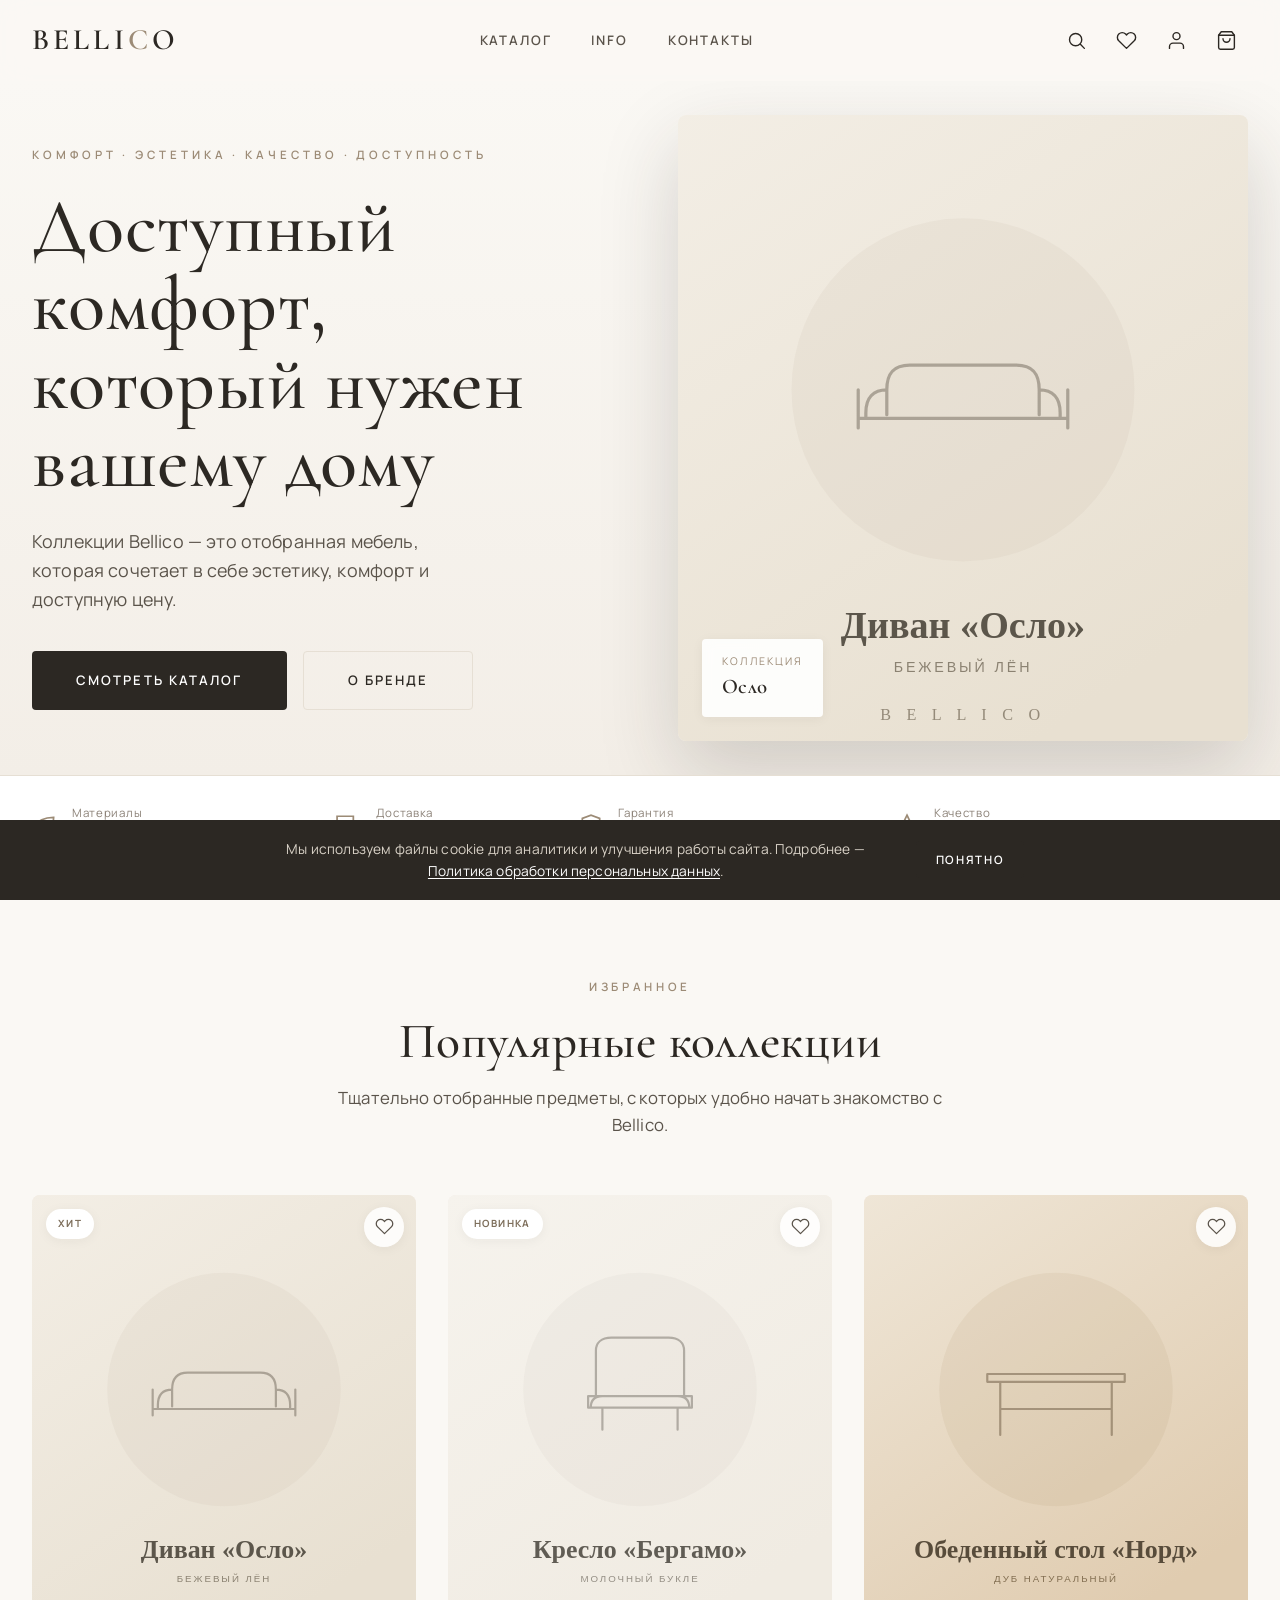
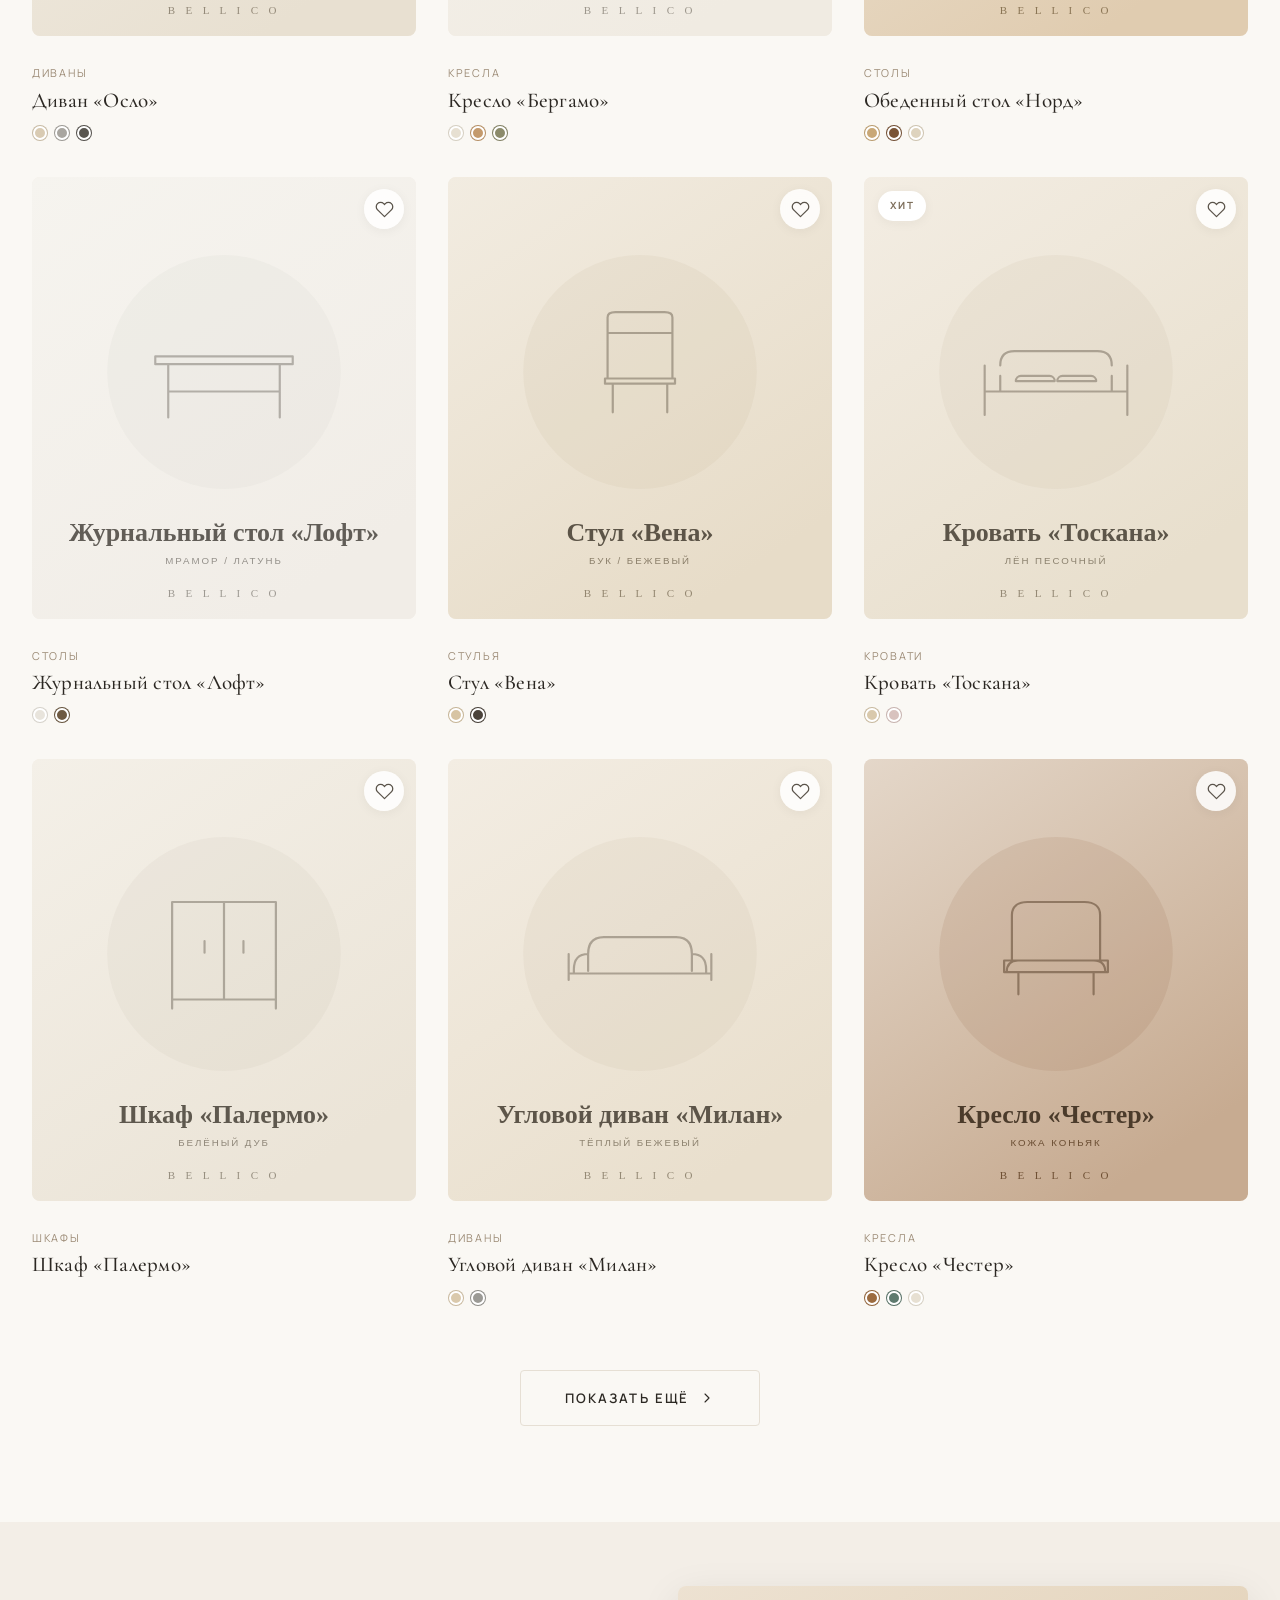
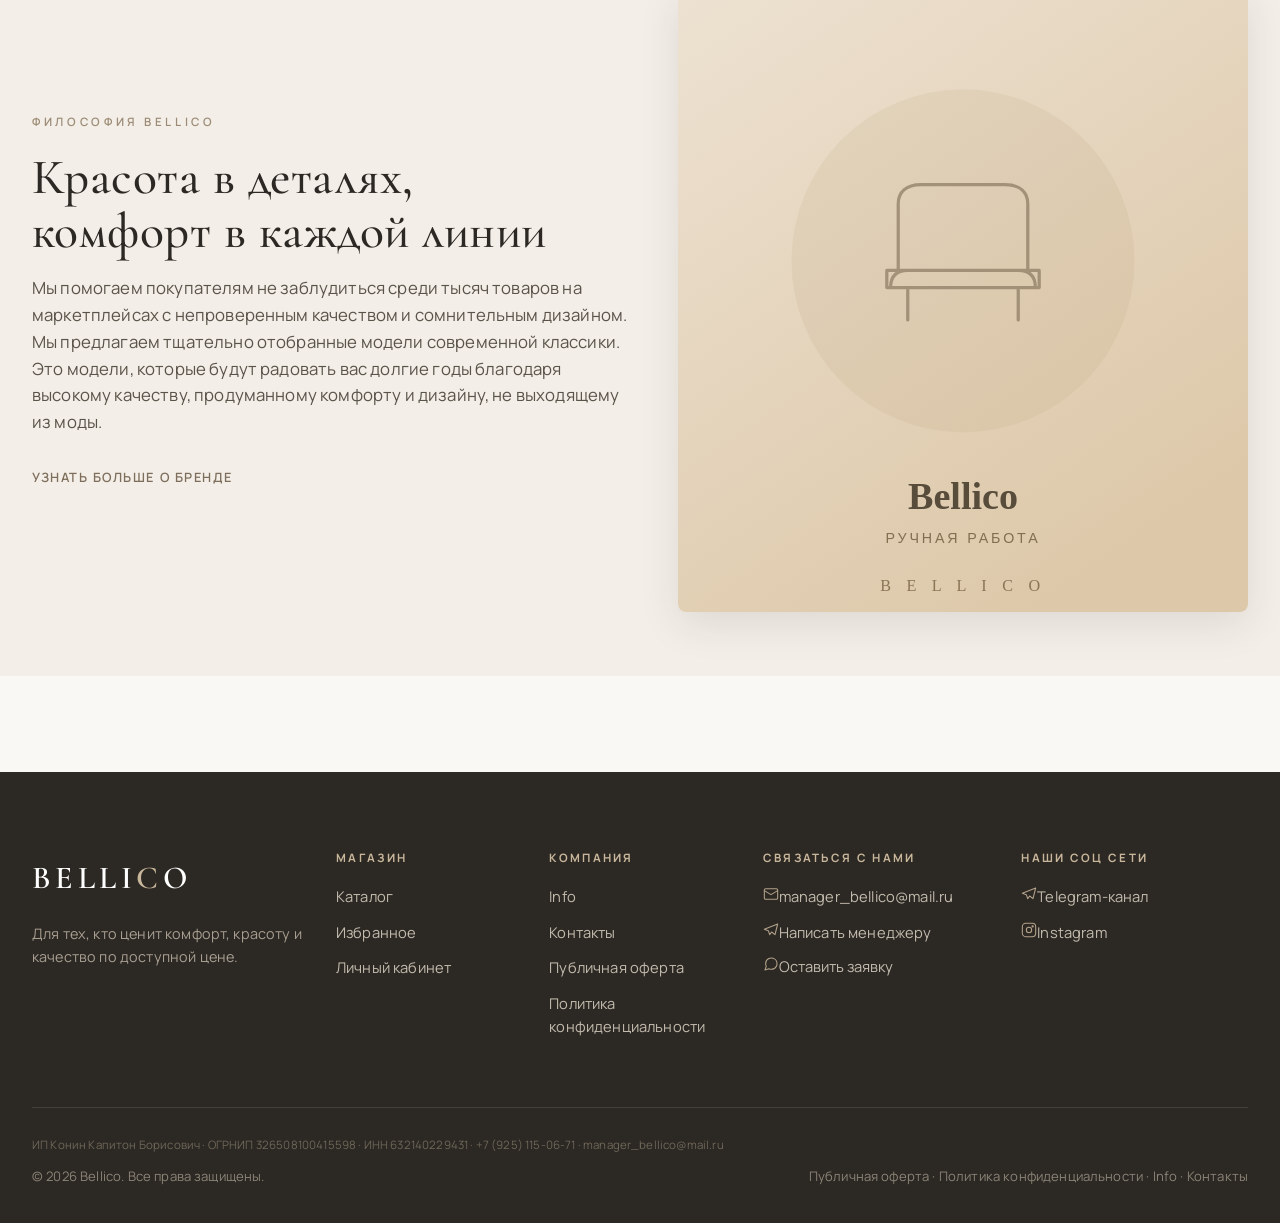
<file: index.html>
<!DOCTYPE html>
<html lang="ru">
<head>
  <meta charset="UTF-8">
  <meta name="viewport" content="width=device-width, initial-scale=1">
  <title>Bellico — премиальная мебель для дома</title>
  <meta name="description" content="Bellico — премиальная мебель: диваны, кресла, столы и системы хранения из натуральных материалов. Спокойная роскошь, безупречная форма, доставка по России.">
  <meta name="theme-color" content="#FAF8F4">
  <link rel="canonical" href="https://bellico.ru/">
  <meta property="og:type" content="website">
  <meta property="og:title" content="Bellico — премиальная мебель для дома">
  <meta property="og:description" content="Спокойная роскошь, натуральные материалы и безупречная форма.">
  <meta property="og:locale" content="ru_RU">
  <link rel="preconnect" href="https://fonts.googleapis.com">
  <link rel="preconnect" href="https://fonts.gstatic.com" crossorigin>
  <link href="https://fonts.googleapis.com/css2?family=Cormorant+Garamond:ital,wght@0,400;0,500;0,600;1,500&family=Manrope:wght@400;500;600;700&display=swap" rel="stylesheet">
  <link rel="stylesheet" href="css/styles.css">
</head>
<body data-page="home">
  <header id="site-header"></header>

  <main id="main">
    <!-- HERO -->
    <section class="hero">
      <div class="hero__grid container">
        <div class="hero__content reveal">
          <span class="hero__eyebrow">Комфорт · Эстетика · Качество · Доступность</span>
          <h1 class="hero__title">Доступный комфорт, который нужен вашему дому</h1>
          <p class="hero__text">Коллекции Bellico — это отобранная мебель, которая сочетает в себе эстетику, комфорт и доступную цену.</p>
          <div class="hero__actions">
            <a class="btn btn--lg" href="catalog.html">Смотреть каталог</a>
            <a class="btn btn--ghost btn--lg" href="info.html">О бренде</a>
          </div>
        </div>
        <div class="hero__visual reveal">
          <img id="hero-img" alt="Интерьер с мебелью Bellico">
          <div class="hero__tag">
            <small>Коллекция</small>
            <strong>Осло</strong>
          </div>
        </div>
      </div>
    </section>

    <!-- VALUE STRIP -->
    <div class="strip">
      <div class="container">
        <div class="strip__row">
          <div class="strip__item reveal">
            <svg viewBox="0 0 24 24" fill="none" stroke="currentColor" stroke-width="1.6"><path d="M11 20A7 7 0 0 1 4 13c0-6 8-9 16-9 0 8-3 16-9 16Z"/><path d="M4 20c4-5 8-7 12-8"/></svg>
            <div><small>Материалы</small><b>Качественные и долговечные</b></div>
          </div>
          <div class="strip__item reveal">
            <svg viewBox="0 0 24 24" fill="none" stroke="currentColor" stroke-width="1.6"><path d="M1 3h15v13H1z"/><path d="M16 8h4l3 3v5h-7"/><circle cx="5.5" cy="18.5" r="2.5"/><circle cx="18.5" cy="18.5" r="2.5"/></svg>
            <div><small>Доставка</small><b>Бесплатно по Москве</b></div>
          </div>
          <div class="strip__item reveal">
            <svg viewBox="0 0 24 24" fill="none" stroke="currentColor" stroke-width="1.6"><path d="M12 22s8-4 8-10V5l-8-3-8 3v7c0 6 8 10 8 10Z"/></svg>
            <div><small>Гарантия</small><b>Быстрое оформление возврата</b></div>
          </div>
          <div class="strip__item reveal">
            <svg viewBox="0 0 24 24" fill="none" stroke="currentColor" stroke-width="1.6"><path d="m12 2 3 6.3 6.9 1-5 4.9 1.2 6.8L12 17.8 5.9 21l1.2-6.8-5-4.9 6.9-1Z"/></svg>
            <div><small>Качество</small><b>Проверка товара перед каждой отправкой</b></div>
          </div>
        </div>
      </div>
    </div>

    <!-- FEATURED CATALOG -->
    <section class="section" id="catalog">
      <div class="container">
        <div class="section__head reveal">
          <span class="section__eyebrow">Избранное</span>
          <h2 class="section__title">Популярные коллекции</h2>
          <p class="section__sub">Тщательно отобранные предметы, с которых удобно начать знакомство с Bellico.</p>
        </div>
        <div class="product-grid" id="featured-grid"></div>
        <div class="load-more-wrap" id="featured-more"></div>
      </div>
    </section>

    <!-- BRAND BAND -->
    <section class="section section--tight" style="background:var(--bg-soft);">
      <div class="container">
        <div class="hero__grid" style="align-items:center;">
          <div class="reveal">
            <span class="section__eyebrow">Философия Bellico</span>
            <h2 class="section__title" style="text-align:left;">Красота в деталях,<br>комфорт в каждой линии</h2>
            <p class="section__sub" style="text-align:left;margin-bottom:28px;">Мы помогаем покупателям не заблудиться среди тысяч товаров на маркетплейсах с непроверенным качеством и сомнительным дизайном. Мы предлагаем тщательно отобранные модели современной классики. Это модели, которые будут радовать вас долгие годы благодаря высокому качеству, продуманному комфорту и дизайну, не выходящему из моды. </p>
            <a class="link-underline" href="info.html">Узнать больше о бренде</a>
          </div>
          <div class="hero__visual reveal" style="box-shadow:var(--shadow);">
            <img id="brand-img" alt="Деталь мебели Bellico">
          </div>
        </div>
      </div>
    </section>
  </main>

  <footer id="site-footer"></footer>

  <script src="js/config.js"></script>
  <script src="js/data.js"></script>
  <script src="js/state.js"></script>
  <script src="js/components.js"></script>
  <script src="js/shop.js"></script>
  <script src="js/account.js"></script>
  <script src="js/checkout.js"></script>
  <script src="js/app.js"></script>
  <script>
    // decorate hero & brand visuals with cohesive generated imagery
    (function () {
      var B = window.Bellico;
      var hero = document.getElementById('hero-img');
      var brand = document.getElementById('brand-img');
      var oslo = B.findProduct('oslo');
      if (hero && oslo) hero.src = oslo.variants[0].gallery[0];
      if (brand) brand.src = B.makeImage({ name: 'Bellico', label: 'Ручная работа', swatch: '#C9A877', icon: 'chair', view: 2 });
    })();
  </script>
</body>
</html>
</file>
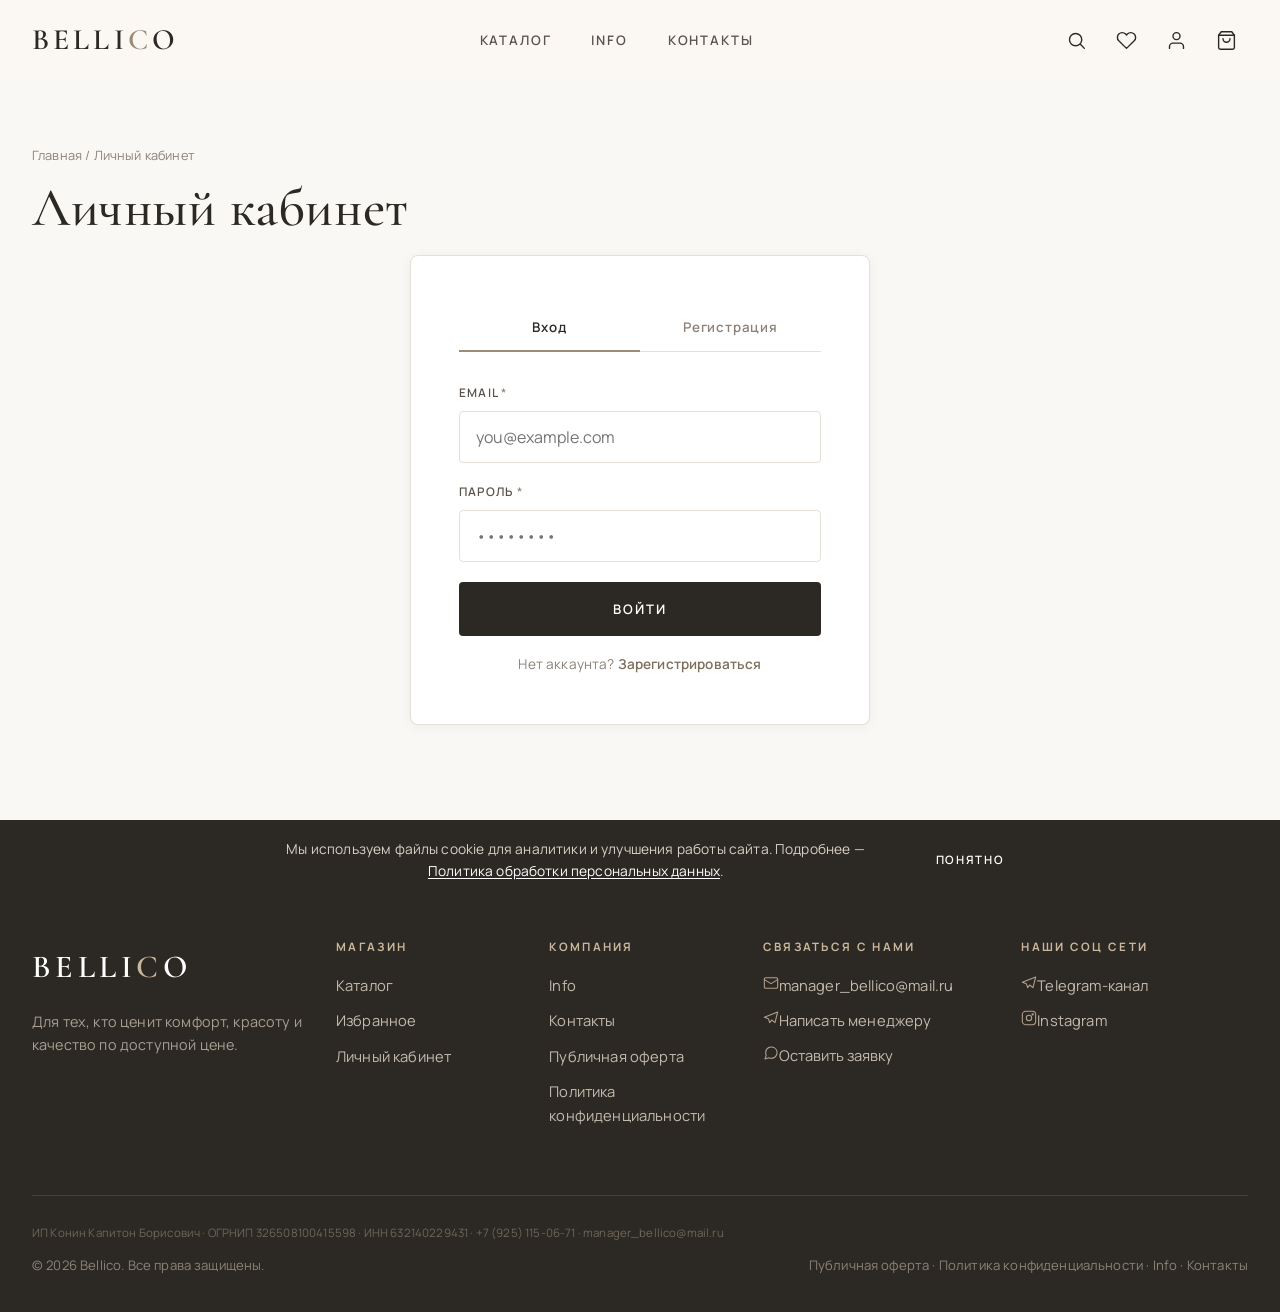
<file: account.html>
<!DOCTYPE html>
<html lang="ru">
<head>
  <meta charset="UTF-8">
  <meta name="viewport" content="width=device-width, initial-scale=1">
  <title>Личный кабинет — Bellico</title>
  <meta name="description" content="Личный кабинет Bellico: профиль, история заказов, избранное, адреса доставки и настройки аккаунта.">
  <meta name="robots" content="noindex">
  <meta name="theme-color" content="#FAF8F4">
  <link rel="preconnect" href="https://fonts.googleapis.com">
  <link rel="preconnect" href="https://fonts.gstatic.com" crossorigin>
  <link href="https://fonts.googleapis.com/css2?family=Cormorant+Garamond:ital,wght@0,400;0,500;0,600;1,500&family=Manrope:wght@400;500;600;700&display=swap" rel="stylesheet">
  <link rel="stylesheet" href="css/styles.css">
</head>
<body data-page="account">
  <header id="site-header"></header>

  <main id="main">
    <div class="container">
      <div class="page-head">
        <nav class="breadcrumbs" aria-label="Хлебные крошки"><a href="index.html">Главная</a> / Личный кабинет</nav>
        <h1 class="page-head__title">Личный кабинет</h1>
      </div>
      <div id="account-root" style="padding-bottom:40px;"></div>
    </div>
  </main>

  <footer id="site-footer"></footer>

  <script src="js/config.js"></script>
  <script src="js/data.js"></script>
  <script src="js/state.js"></script>
  <script src="js/components.js"></script>
  <script src="js/shop.js"></script>
  <script src="js/account.js"></script>
  <script src="js/checkout.js"></script>
  <script src="js/app.js"></script>
</body>
</html>
</file>
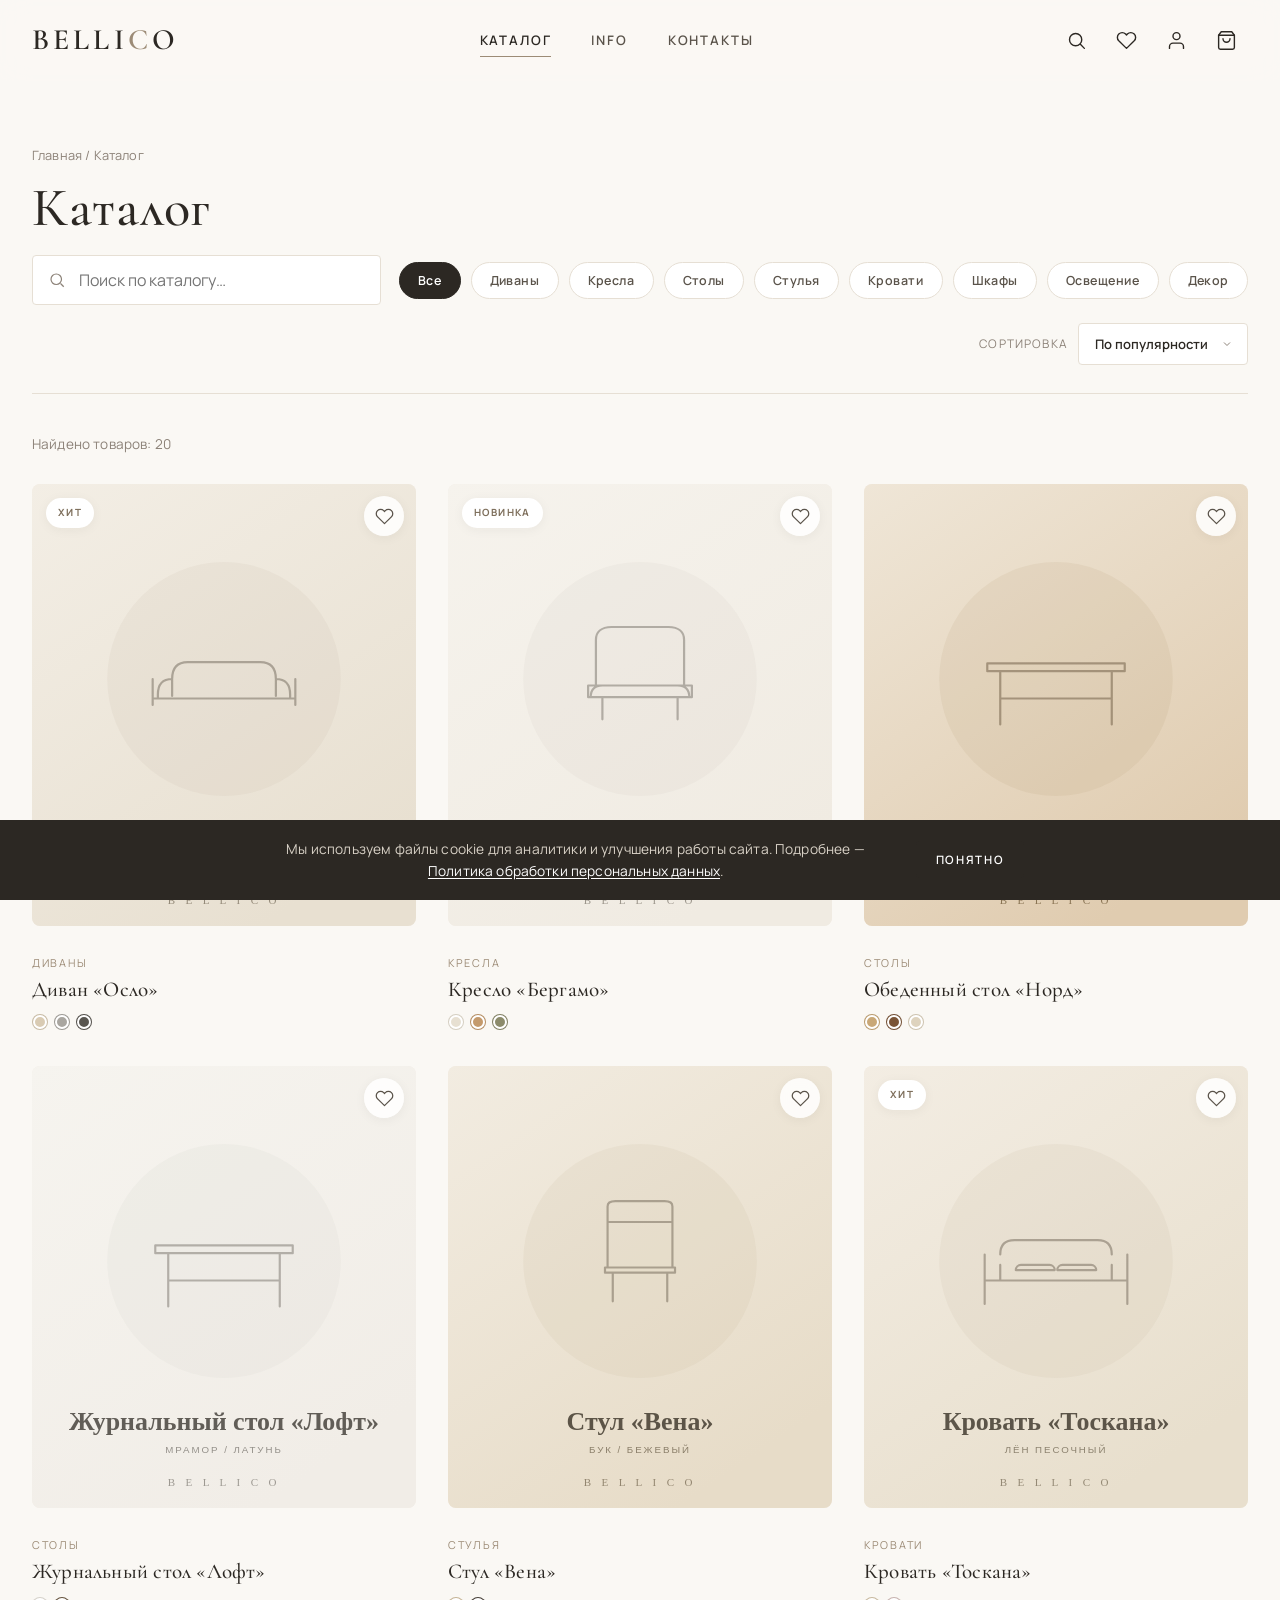
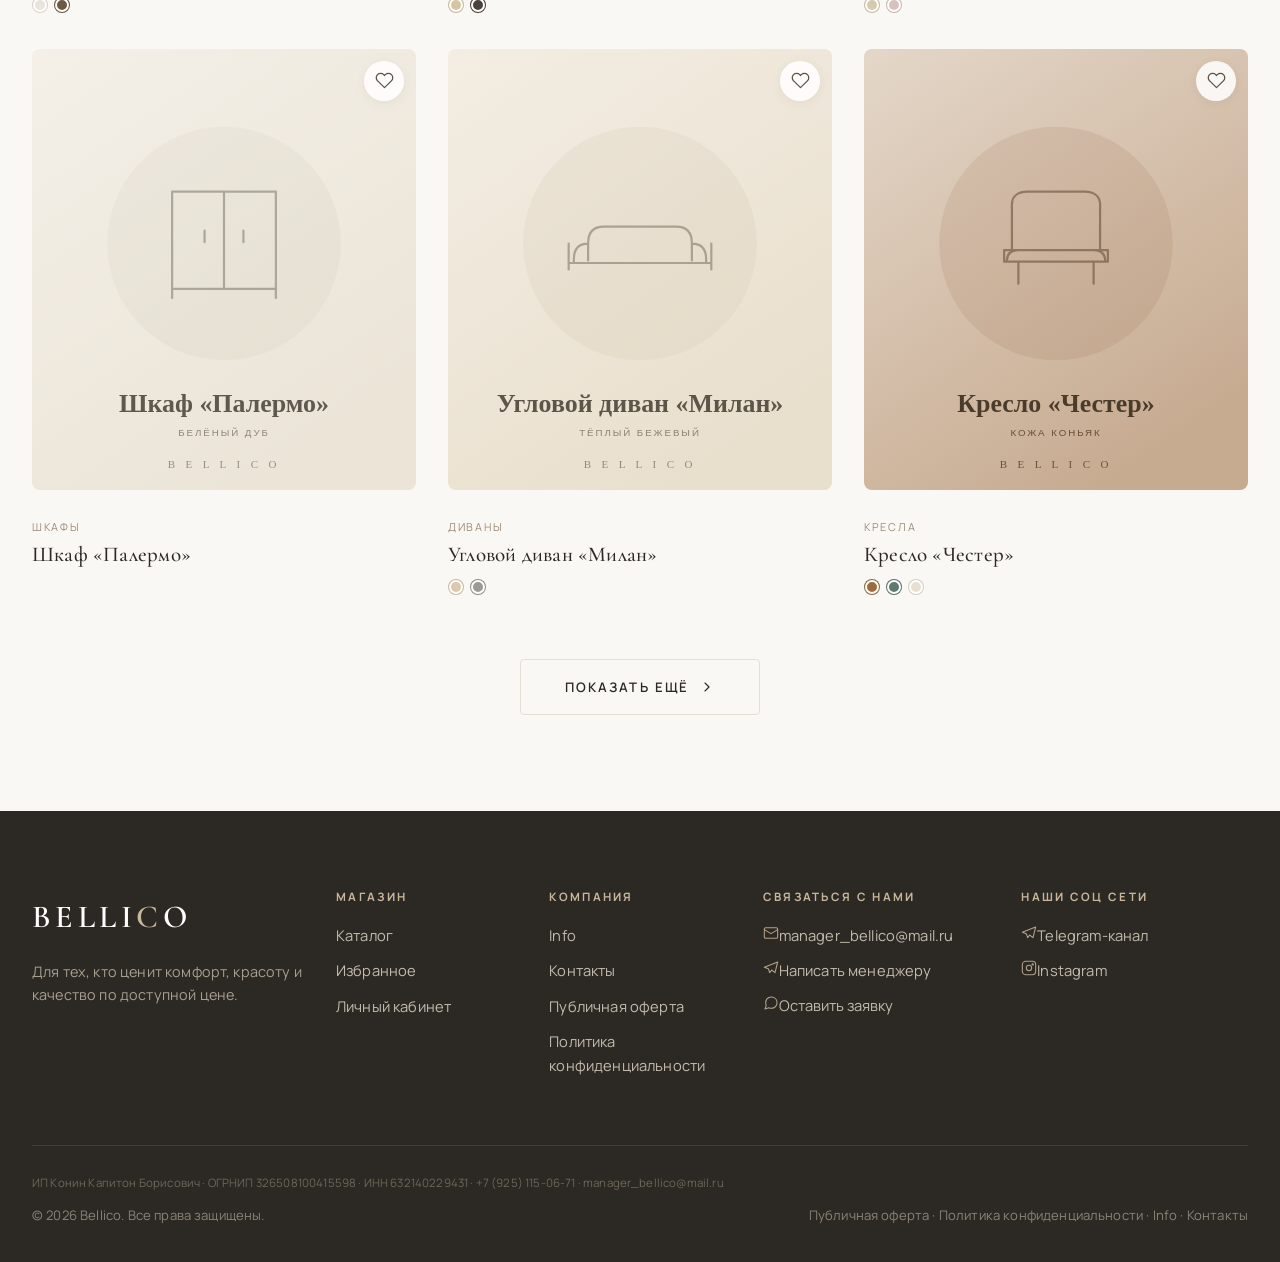
<file: catalog.html>
<!DOCTYPE html>
<html lang="ru">
<head>
  <meta charset="UTF-8">
  <meta name="viewport" content="width=device-width, initial-scale=1">
  <title>Каталог — Bellico</title>
  <meta name="description" content="Каталог премиальной мебели Bellico: диваны, кресла, столы, стулья, кровати, системы хранения, освещение и декор. Фильтры, сортировка и поиск.">
  <meta name="theme-color" content="#FAF8F4">
  <meta property="og:title" content="Каталог — Bellico">
  <meta property="og:type" content="website">
  <link rel="preconnect" href="https://fonts.googleapis.com">
  <link rel="preconnect" href="https://fonts.gstatic.com" crossorigin>
  <link href="https://fonts.googleapis.com/css2?family=Cormorant+Garamond:ital,wght@0,400;0,500;0,600;1,500&family=Manrope:wght@400;500;600;700&display=swap" rel="stylesheet">
  <link rel="stylesheet" href="css/styles.css">
</head>
<body data-page="catalog">
  <header id="site-header"></header>

  <main id="main">
    <div class="container">
      <div class="page-head">
        <nav class="breadcrumbs" aria-label="Хлебные крошки"><a href="index.html">Главная</a> / Каталог</nav>
        <h1 class="page-head__title">Каталог</h1>
      </div>

      <div class="toolbar">
        <div class="toolbar__search">
          <svg viewBox="0 0 24 24" fill="none" stroke="currentColor" stroke-width="1.6"><circle cx="11" cy="11" r="7"/><path d="m21 21-4.3-4.3"/></svg>
          <input type="search" id="cat-search" placeholder="Поиск по каталогу…" aria-label="Поиск по каталогу" autocomplete="off">
        </div>
        <div class="filters" id="cat-filters" role="group" aria-label="Фильтр по категориям"></div>
        <div class="toolbar__sort">
          <label for="cat-sort">Сортировка</label>
          <select class="select" id="cat-sort" aria-label="Сортировка товаров">
            <option value="popular">По популярности</option>
            <option value="price-asc">Сначала дешевле</option>
            <option value="price-desc">Сначала дороже</option>
            <option value="name">По названию</option>
          </select>
        </div>
      </div>

      <p class="result-count" id="result-count"></p>
      <div class="product-grid" id="catalog-grid"></div>
      <div class="load-more-wrap" id="catalog-more"></div>
    </div>
  </main>

  <footer id="site-footer"></footer>

  <script src="js/config.js"></script>
  <script src="js/data.js"></script>
  <script src="js/state.js"></script>
  <script src="js/components.js"></script>
  <script src="js/shop.js"></script>
  <script src="js/account.js"></script>
  <script src="js/checkout.js"></script>
  <script src="js/app.js"></script>
</body>
</html>
</file>
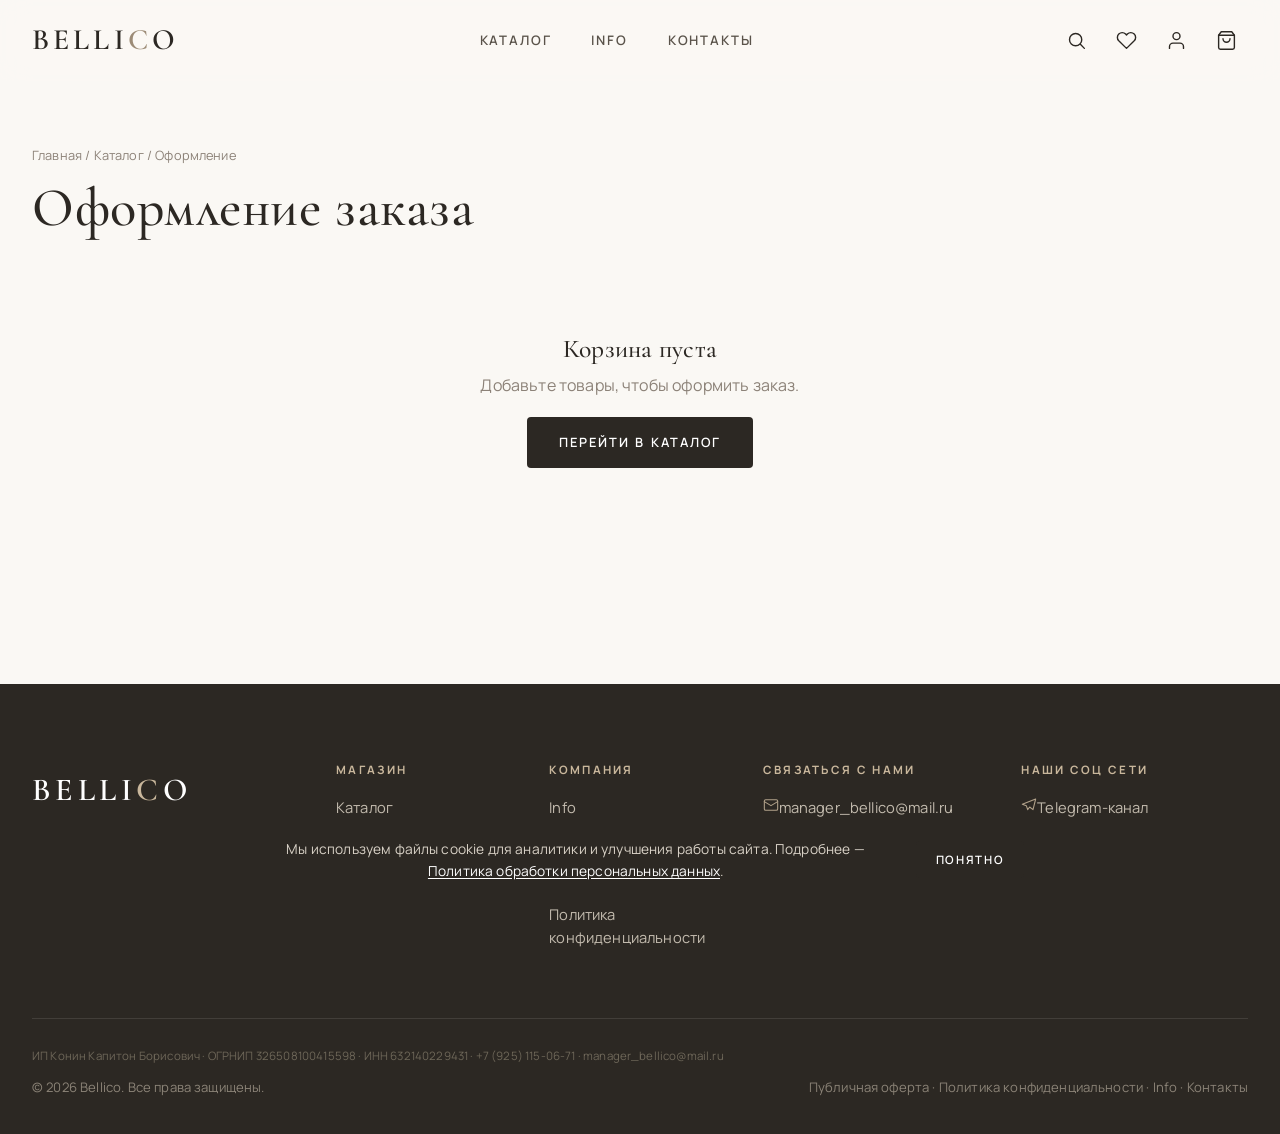
<file: checkout.html>
<!DOCTYPE html>
<html lang="ru">
<head>
  <meta charset="UTF-8">
  <meta name="viewport" content="width=device-width, initial-scale=1">
  <title>Оформление заказа — Bellico</title>
  <meta name="description" content="Оформление заказа Bellico: контактные данные, доставка и оплата.">
  <meta name="robots" content="noindex">
  <meta name="theme-color" content="#FAF8F4">
  <link rel="preconnect" href="https://fonts.googleapis.com">
  <link rel="preconnect" href="https://fonts.gstatic.com" crossorigin>
  <link href="https://fonts.googleapis.com/css2?family=Cormorant+Garamond:ital,wght@0,400;0,500;0,600;1,500&family=Manrope:wght@400;500;600;700&display=swap" rel="stylesheet">
  <link rel="stylesheet" href="css/styles.css">
</head>
<body data-page="checkout">
  <header id="site-header"></header>

  <main id="main">
    <div class="container">
      <div class="page-head">
        <nav class="breadcrumbs" aria-label="Хлебные крошки"><a href="index.html">Главная</a> / <a href="catalog.html">Каталог</a> / Оформление</nav>
        <h1 class="page-head__title">Оформление заказа</h1>
      </div>
      <div id="checkout-root" style="padding-bottom:40px;"></div>
    </div>
  </main>

  <footer id="site-footer"></footer>

  <script src="js/config.js"></script>
  <script src="js/data.js"></script>
  <script src="js/state.js"></script>
  <script src="js/components.js"></script>
  <script src="js/shop.js"></script>
  <script src="js/account.js"></script>
  <script src="js/checkout.js"></script>
  <script src="js/app.js"></script>
</body>
</html>
</file>
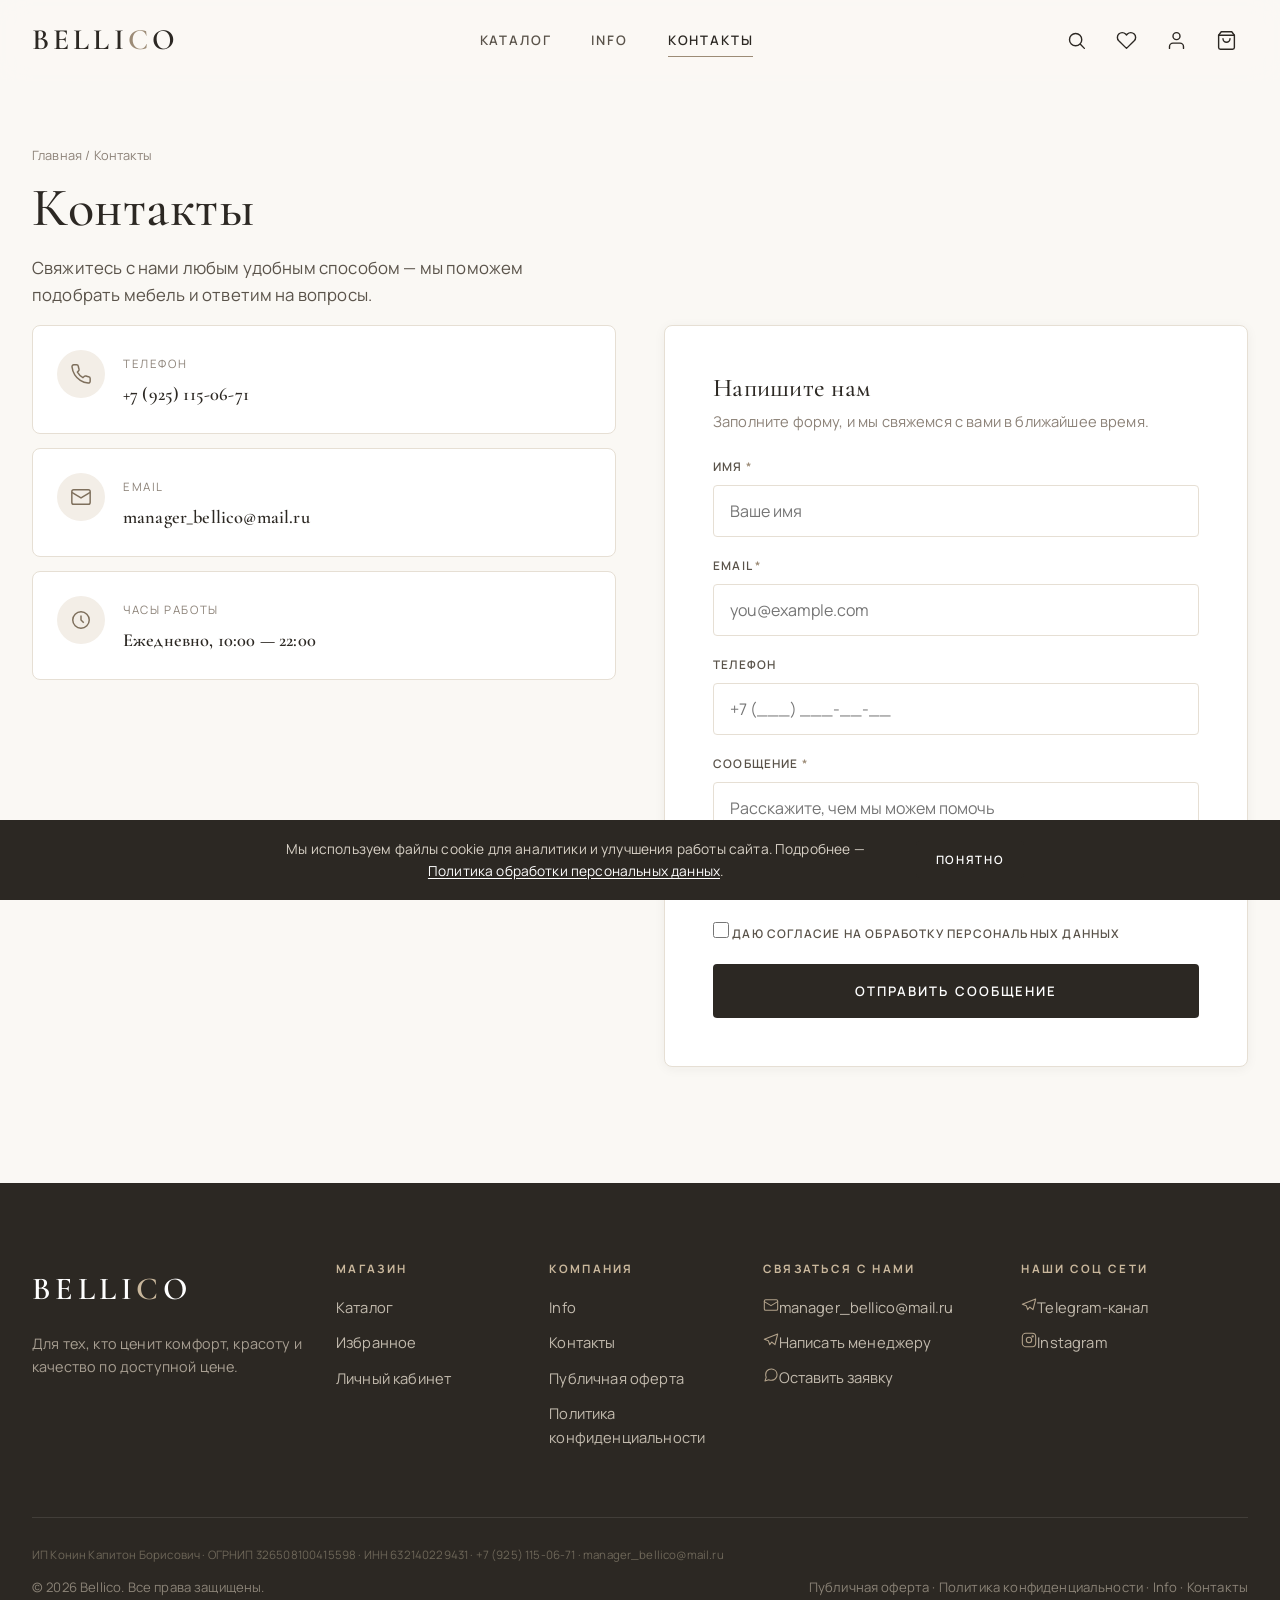
<file: contacts.html>
<!DOCTYPE html>
<html lang="ru">
<head>
  <meta charset="UTF-8">
  <meta name="viewport" content="width=device-width, initial-scale=1">
  <title>Контакты — Bellico</title>
  <meta name="description" content="Контакты Bellico: телефон, email, адрес и форма обратной связи.">
  <meta name="theme-color" content="#FAF8F4">
  <meta property="og:title" content="Контакты — Bellico">
  <link rel="preconnect" href="https://fonts.googleapis.com">
  <link rel="preconnect" href="https://fonts.gstatic.com" crossorigin>
  <link href="https://fonts.googleapis.com/css2?family=Cormorant+Garamond:ital,wght@0,400;0,500;0,600;1,500&family=Manrope:wght@400;500;600;700&display=swap" rel="stylesheet">
  <link rel="stylesheet" href="css/styles.css">
</head>
<body data-page="contacts">
  <header id="site-header"></header>

  <main id="main">
    <div class="container">
      <div class="page-head">
        <nav class="breadcrumbs" aria-label="Хлебные крошки"><a href="index.html">Главная</a> / Контакты</nav>
        <h1 class="page-head__title">Контакты</h1>
        <p class="section__sub" style="text-align:left;max-width:560px;">Свяжитесь с нами любым удобным способом — мы поможем подобрать мебель и ответим на вопросы.</p>
      </div>

      <div class="contact-grid" style="padding-bottom:20px;">
        <!-- Contact details are edited in ONE place: js/config.js (phone/email/address/hours) -->
        <div class="contact-info">
          <div class="contact-card reveal">
            <span class="contact-card__icon"><svg viewBox="0 0 24 24" fill="none" stroke="currentColor" stroke-width="1.6"><path d="M22 16.9v3a2 2 0 0 1-2.2 2 19.8 19.8 0 0 1-8.6-3 19.5 19.5 0 0 1-6-6 19.8 19.8 0 0 1-3-8.6A2 2 0 0 1 4.1 2h3a2 2 0 0 1 2 1.7c.1 1 .4 1.9.7 2.8a2 2 0 0 1-.5 2.1L8.1 9.9a16 16 0 0 0 6 6l1.3-1.2a2 2 0 0 1 2.1-.5c.9.3 1.8.6 2.8.7a2 2 0 0 1 1.7 2Z"/></svg></span>
            <div><small>Телефон</small>
              <b><a data-field="phone" href="tel:+70000000000">+7 (000) 000-00-00</a></b>
            </div>
          </div>
          <div class="contact-card reveal">
            <span class="contact-card__icon"><svg viewBox="0 0 24 24" fill="none" stroke="currentColor" stroke-width="1.6"><rect x="2" y="4" width="20" height="16" rx="2"/><path d="m22 7-10 6L2 7"/></svg></span>
            <div><small>Email</small>
              <b><a data-field="email" href="mailto:hello@bellico.ru">hello@bellico.ru</a></b>
            </div>
          </div>
          <div class="contact-card reveal">
            <span class="contact-card__icon"><svg viewBox="0 0 24 24" fill="none" stroke="currentColor" stroke-width="1.6"><circle cx="12" cy="12" r="9"/><path d="M12 7v5l3 3"/></svg></span>
            <div><small>Часы работы</small>
              <b data-field="hours">Ежедневно, 10:00 — 21:00</b>
            </div>
          </div>
        </div>

        <!-- CONTACT FORM -->
        <div class="card card--pad-lg reveal">
          <h2 style="font-size:1.6rem;margin-bottom:8px;">Напишите нам</h2>
          <p class="muted" style="margin-bottom:24px;font-size:.92rem;">Заполните форму, и мы свяжемся с вами в ближайшее время.</p>
          <form id="contact-form" novalidate>
            <div class="field">
              <label for="cf-name">Имя <span class="req">*</span></label>
              <input class="input" id="cf-name" name="cf-name" type="text" placeholder="Ваше имя" autocomplete="name">
              <div class="field__error"></div>
            </div>
            <div class="field">
              <label for="cf-email">Email <span class="req">*</span></label>
              <input class="input" id="cf-email" name="cf-email" type="email" placeholder="you@example.com" autocomplete="email">
              <div class="field__error"></div>
            </div>
            <div class="field">
              <label for="cf-phone">Телефон</label>
              <input class="input" id="cf-phone" name="cf-phone" type="tel" placeholder="+7 (___) ___-__-__" autocomplete="tel">
              <div class="field__error"></div>
            </div>
            <div class="field">
              <label for="cf-message">Сообщение <span class="req">*</span></label>
              <textarea class="textarea" id="cf-message" name="cf-message" placeholder="Расскажите, чем мы можем помочь"></textarea>
              <div class="field__error"></div>
            </div>
            <div class="field" id="cf-consent-group">
              <label class="checkbox"><input type="checkbox" id="cf-agree-pd" name="cf-agree-pd"> <span>Даю согласие на <a href="privacy.html" target="_blank">обработку персональных данных</a></span></label>
              <div class="field__error"></div>
            </div>
            <button class="btn btn--block btn--lg" type="submit">Отправить сообщение</button>
          </form>
        </div>
      </div>
    </div>
  </main>

  <footer id="site-footer"></footer>

  <script src="js/config.js"></script>
  <script src="js/data.js"></script>
  <script src="js/state.js"></script>
  <script src="js/components.js"></script>
  <script src="js/shop.js"></script>
  <script src="js/account.js"></script>
  <script src="js/checkout.js"></script>
  <script src="js/app.js"></script>
</body>
</html>
</file>
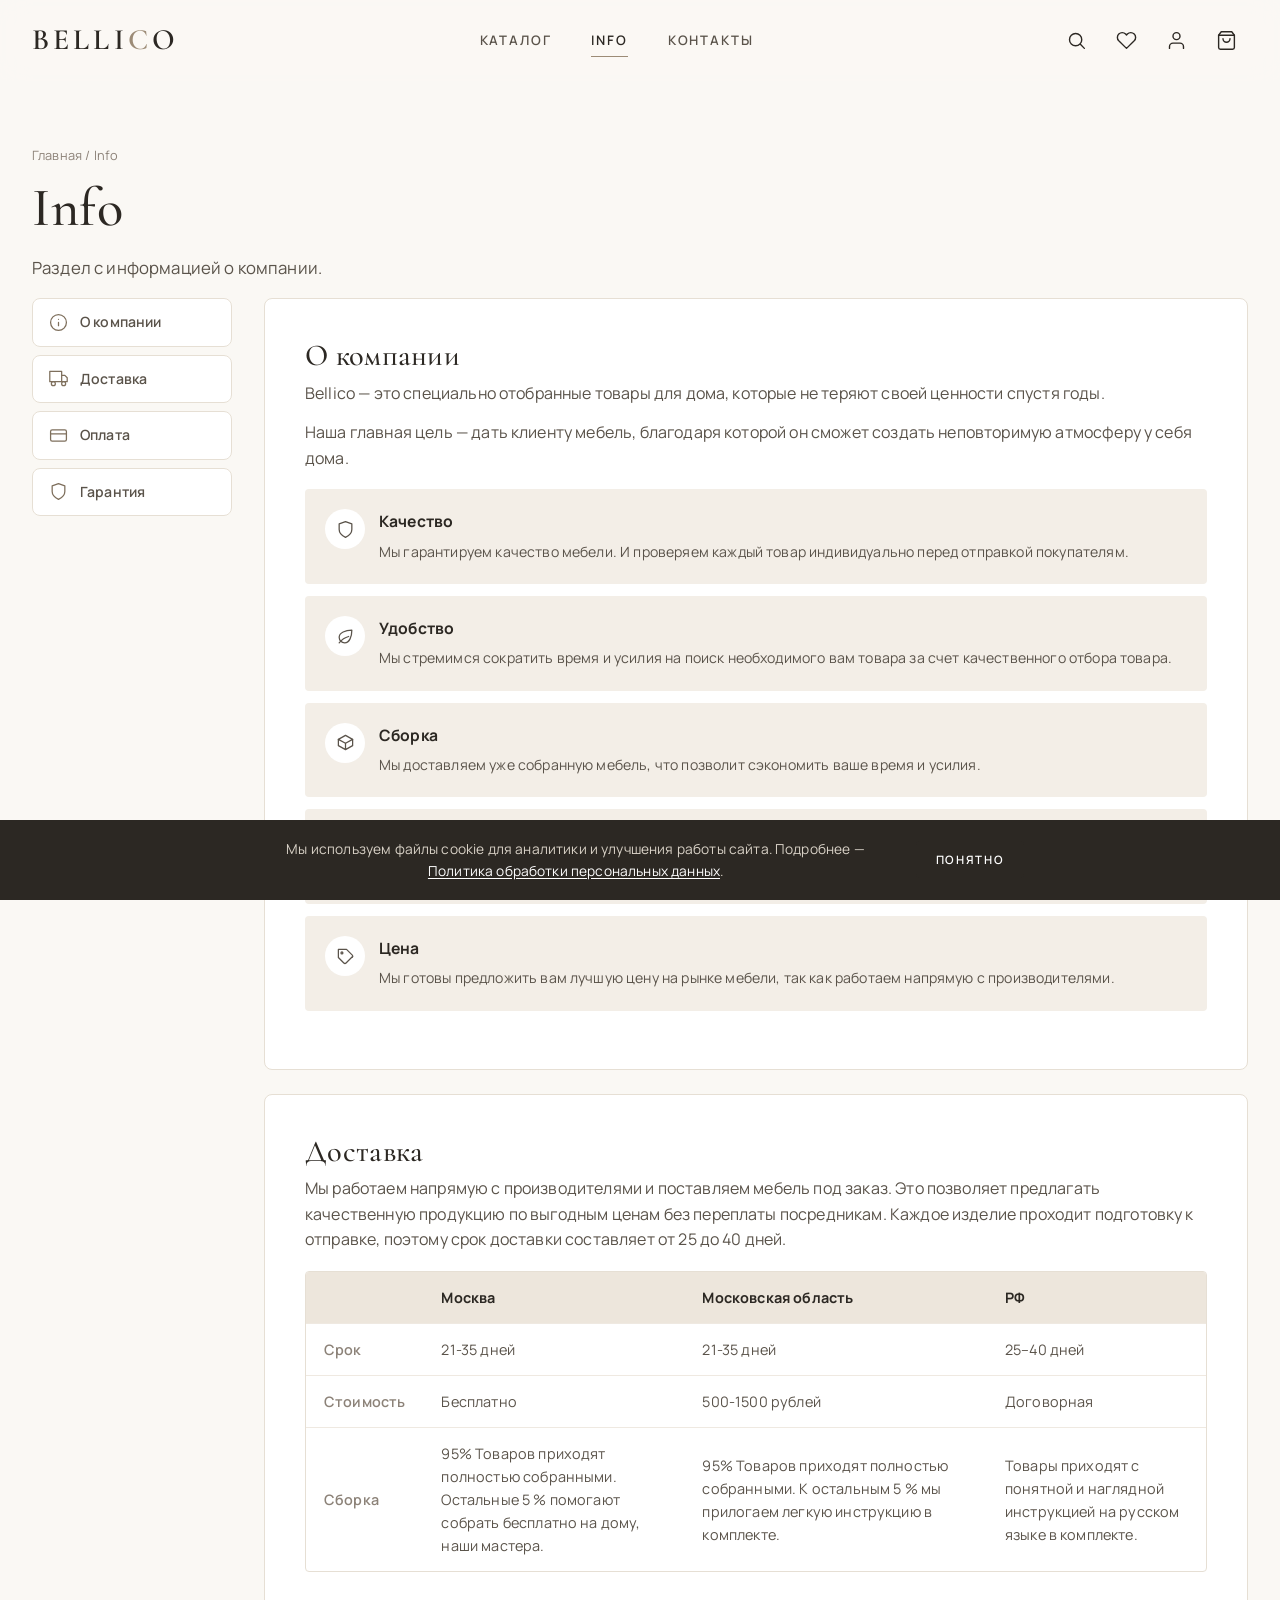
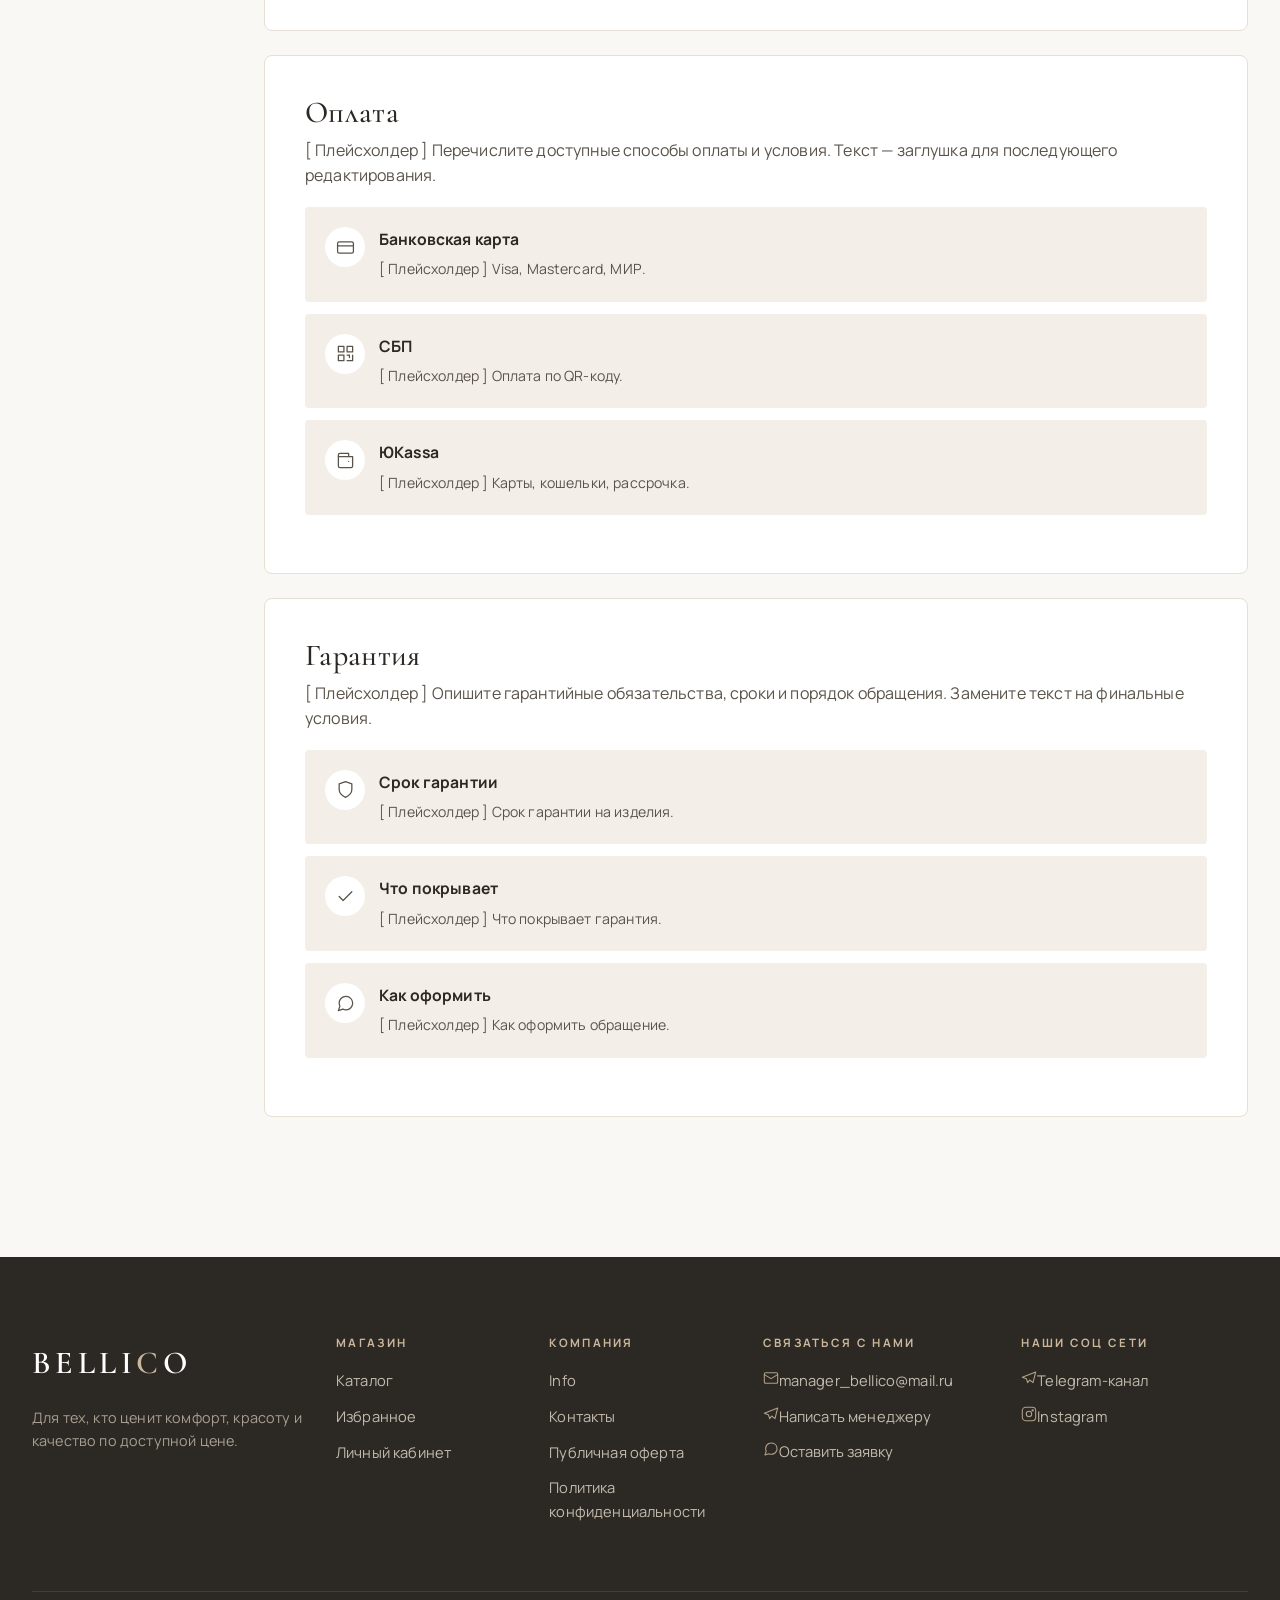
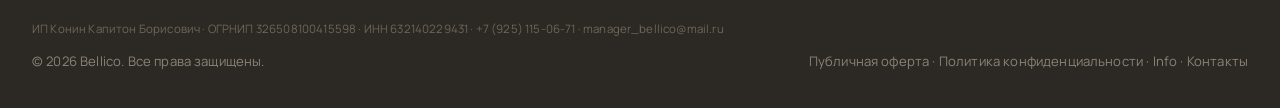
<file: info.html>
<!DOCTYPE html>
<html lang="ru">
<head>
  <meta charset="UTF-8">
  <meta name="viewport" content="width=device-width, initial-scale=1">
  <title>Info — Bellico</title>
  <meta name="description" content="Информация о компании Bellico: о бренде, доставка, оплата и гарантия.">
  <meta name="theme-color" content="#FAF8F4">
  <meta property="og:title" content="Info — Bellico">
  <link rel="preconnect" href="https://fonts.googleapis.com">
  <link rel="preconnect" href="https://fonts.gstatic.com" crossorigin>
  <link href="https://fonts.googleapis.com/css2?family=Cormorant+Garamond:ital,wght@0,400;0,500;0,600;1,500&family=Manrope:wght@400;500;600;700&display=swap" rel="stylesheet">
  <link rel="stylesheet" href="css/styles.css">
</head>
<body data-page="info">
  <header id="site-header"></header>

  <main id="main">
    <div class="container">
      <div class="page-head">
        <nav class="breadcrumbs" aria-label="Хлебные крошки"><a href="index.html">Главная</a> / Info</nav>
        <h1 class="page-head__title">Info</h1>
        <p class="section__sub" style="text-align:left;max-width:560px;">Раздел с информацией о компании.</p>
      </div>

      <div class="info-layout" style="padding-bottom:20px;">
        <aside class="info-side">
          <a href="#about"><svg viewBox="0 0 24 24" width="20" height="20" fill="none" stroke="currentColor" stroke-width="1.6" stroke-linecap="round" stroke-linejoin="round"><circle cx="12" cy="12" r="10"/><path d="M12 16v-4M12 8h.01"/></svg>О компании</a>
          <a href="#delivery"><svg viewBox="0 0 24 24" width="20" height="20" fill="none" stroke="currentColor" stroke-width="1.6" stroke-linecap="round" stroke-linejoin="round"><path d="M1 3h15v13H1z"/><path d="M16 8h4l3 3v5h-7"/><circle cx="5.5" cy="18.5" r="2.5"/><circle cx="18.5" cy="18.5" r="2.5"/></svg>Доставка</a>
          <a href="#payment"><svg viewBox="0 0 24 24" width="20" height="20" fill="none" stroke="currentColor" stroke-width="1.6" stroke-linecap="round" stroke-linejoin="round"><rect x="2" y="5" width="20" height="14" rx="2"/><path d="M2 10h20"/></svg>Оплата</a>
          <a href="#warranty"><svg viewBox="0 0 24 24" width="20" height="20" fill="none" stroke="currentColor" stroke-width="1.6" stroke-linecap="round" stroke-linejoin="round"><path d="M12 22s8-4 8-10V5l-8-3-8 3v7c0 6 8 10 8 10Z"/></svg>Гарантия</a>
        </aside>

        <div>
          <!-- EDITABLE BLOCK: О компании -->
          <section class="info-block reveal" id="about">
            <h2>О компании</h2>
            <p>Bellico — это специально отобранные товары для дома, которые не теряют своей ценности спустя годы.</p>
            <p>Наша главная цель — дать клиенту мебель, благодаря которой он сможет создать неповторимую атмосферу у себя дома.</p>
            <div class="info-icon-grid">
              <div class="info-icon-card">
                <span class="info-icon-card__badge"><svg viewBox="0 0 24 24" fill="none" stroke="currentColor" stroke-width="1.6" stroke-linecap="round" stroke-linejoin="round"><path d="M12 22s8-4 8-10V5l-8-3-8 3v7c0 6 8 10 8 10Z"/></svg></span>
                <div><b>Качество</b><span>Мы гарантируем качество мебели. И проверяем каждый товар индивидуально перед отправкой покупателям.</span></div>
              </div>
              <div class="info-icon-card">
                <span class="info-icon-card__badge"><svg viewBox="0 0 24 24" fill="none" stroke="currentColor" stroke-width="1.6" stroke-linecap="round" stroke-linejoin="round"><path d="M11 20A7 7 0 0 1 4 13c0-6 8-9 16-9 0 8-3 16-9 16Z"/><path d="M4 20c4-5 8-7 12-8"/></svg></span>
                <div><b>Удобство</b><span>Мы стремимся сократить время и усилия на поиск необходимого вам товара за счет качественного отбора товара.</span></div>
              </div>
              <div class="info-icon-card">
                <span class="info-icon-card__badge"><svg viewBox="0 0 24 24" fill="none" stroke="currentColor" stroke-width="1.6" stroke-linecap="round" stroke-linejoin="round"><path d="m21 8-9-5-9 5 9 5 9-5Z"/><path d="M3 8v8l9 5 9-5V8M12 13v8"/></svg></span>
                <div><b>Сборка</b><span>Мы доставляем уже собранную мебель, что позволит сэкономить ваше время и усилия.</span></div>
              </div>
              <div class="info-icon-card">
                <span class="info-icon-card__badge"><svg viewBox="0 0 24 24" fill="none" stroke="currentColor" stroke-width="1.6" stroke-linecap="round" stroke-linejoin="round"><path d="M3 12a9 9 0 0 1 15-6.7L21 8"/><path d="M21 3v5h-5"/><path d="M21 12a9 9 0 0 1-15 6.7L3 16"/><path d="M3 21v-5h5"/></svg></span>
                <div><b>Возврат</b><span>Мы предлагаем удобную систему возврата, если вы будете недовольны покупкой.</span></div>
              </div>
              <div class="info-icon-card">
                <span class="info-icon-card__badge"><svg viewBox="0 0 24 24" fill="none" stroke="currentColor" stroke-width="1.6" stroke-linecap="round" stroke-linejoin="round"><path d="M20.6 12.3 12.7 20.2a2 2 0 0 1-2.8 0L3 13.3V3h10.3l7.3 7.3a2 2 0 0 1 0 2.8Z"/><circle cx="7.5" cy="7.5" r="1.2"/></svg></span>
                <div><b>Цена</b><span>Мы готовы предложить вам лучшую цену на рынке мебели, так как работаем напрямую с производителями.</span></div>
              </div>
            </div>
          </section>

          <!-- EDITABLE BLOCK: Доставка -->
          <section class="info-block reveal" id="delivery">
            <h2>Доставка</h2>
            <p>Мы работаем напрямую с производителями и поставляем мебель под заказ. Это позволяет предлагать качественную продукцию по выгодным ценам без переплаты посредникам. Каждое изделие проходит подготовку к отправке, поэтому срок доставки составляет от 25 до 40 дней.</p>
            <div class="info-table-wrap">
              <table class="info-table">
                <thead>
                  <tr>
                    <th></th>
                    <th>Москва</th>
                    <th>Московская область</th>
                    <th>РФ</th>
                  </tr>
                </thead>
                <tbody>
                  <tr>
                    <th scope="row">Срок</th>
                    <td>21-35 дней</td>
                    <td>21-35 дней</td>
                    <td>25–40 дней</td>
                  </tr>
                  <tr>
                    <th scope="row">Стоимость</th>
                    <td>Бесплатно</td>
                    <td>500-1500 рублей</td>
                    <td>Договорная</td>
                  </tr>
                  <tr>
                    <th scope="row">Сборка</th>
                    <td>95% Товаров приходят полностью собранными. Остальные 5 % помогают собрать бесплатно на дому, наши мастера.</td>
                    <td>95% Товаров приходят полностью собранными. К остальным 5 % мы прилогаем легкую инструкцию в комплекте.</td>
                    <td>Товары приходят с понятной и наглядной инструкцией на русском языке в комплекте.</td>
                  </tr>
                </tbody>
              </table>
            </div>
          </section>

          <!-- EDITABLE BLOCK: Оплата -->
          <section class="info-block reveal" id="payment">
            <h2>Оплата</h2>
            <p>[ Плейсхолдер ] Перечислите доступные способы оплаты и условия. Текст — заглушка для последующего редактирования.</p>
            <div class="info-icon-grid">
              <div class="info-icon-card">
                <span class="info-icon-card__badge"><svg viewBox="0 0 24 24" fill="none" stroke="currentColor" stroke-width="1.6" stroke-linecap="round" stroke-linejoin="round"><rect x="2" y="5" width="20" height="14" rx="2"/><path d="M2 10h20"/></svg></span>
                <div><b>Банковская карта</b><span>[ Плейсхолдер ] Visa, Mastercard, МИР.</span></div>
              </div>
              <div class="info-icon-card">
                <span class="info-icon-card__badge"><svg viewBox="0 0 24 24" fill="none" stroke="currentColor" stroke-width="1.6" stroke-linecap="round" stroke-linejoin="round"><rect x="3" y="3" width="7" height="7"/><rect x="14" y="3" width="7" height="7"/><rect x="3" y="14" width="7" height="7"/><path d="M14 14h3v3M21 14v7h-7"/></svg></span>
                <div><b>СБП</b><span>[ Плейсхолдер ] Оплата по QR-коду.</span></div>
              </div>
              <div class="info-icon-card">
                <span class="info-icon-card__badge"><svg viewBox="0 0 24 24" fill="none" stroke="currentColor" stroke-width="1.6" stroke-linecap="round" stroke-linejoin="round"><path d="M3 7h18v12a2 2 0 0 1-2 2H5a2 2 0 0 1-2-2Z"/><path d="M3 7V5a2 2 0 0 1 2-2h11v4"/><path d="M16 13h.01"/></svg></span>
                <div><b>ЮKassa</b><span>[ Плейсхолдер ] Карты, кошельки, рассрочка.</span></div>
              </div>
            </div>
          </section>

          <!-- EDITABLE BLOCK: Гарантия -->
          <section class="info-block reveal" id="warranty">
            <h2>Гарантия</h2>
            <p>[ Плейсхолдер ] Опишите гарантийные обязательства, сроки и порядок обращения. Замените текст на финальные условия.</p>
            <div class="info-icon-grid">
              <div class="info-icon-card">
                <span class="info-icon-card__badge"><svg viewBox="0 0 24 24" fill="none" stroke="currentColor" stroke-width="1.6" stroke-linecap="round" stroke-linejoin="round"><path d="M12 22s8-4 8-10V5l-8-3-8 3v7c0 6 8 10 8 10Z"/></svg></span>
                <div><b>Срок гарантии</b><span>[ Плейсхолдер ] Срок гарантии на изделия.</span></div>
              </div>
              <div class="info-icon-card">
                <span class="info-icon-card__badge"><svg viewBox="0 0 24 24" fill="none" stroke="currentColor" stroke-width="1.6" stroke-linecap="round" stroke-linejoin="round"><path d="M20 6 9 17l-5-5"/></svg></span>
                <div><b>Что покрывает</b><span>[ Плейсхолдер ] Что покрывает гарантия.</span></div>
              </div>
              <div class="info-icon-card">
                <span class="info-icon-card__badge"><svg viewBox="0 0 24 24" fill="none" stroke="currentColor" stroke-width="1.6" stroke-linecap="round" stroke-linejoin="round"><path d="M21 11.5a8.4 8.4 0 0 1-.9 3.8 8.5 8.5 0 0 1-7.6 4.7 8.4 8.4 0 0 1-3.8-.9L3 21l1.9-5.7a8.4 8.4 0 0 1-.9-3.8 8.5 8.5 0 0 1 4.7-7.6 8.4 8.4 0 0 1 3.8-.9h.5a8.48 8.48 0 0 1 8 8v.5Z"/></svg></span>
                <div><b>Как оформить</b><span>[ Плейсхолдер ] Как оформить обращение.</span></div>
              </div>
            </div>
          </section>
        </div>
      </div>
    </div>
  </main>

  <footer id="site-footer"></footer>

  <script src="js/config.js"></script>
  <script src="js/data.js"></script>
  <script src="js/state.js"></script>
  <script src="js/components.js"></script>
  <script src="js/shop.js"></script>
  <script src="js/account.js"></script>
  <script src="js/checkout.js"></script>
  <script src="js/app.js"></script>
</body>
</html>
</file>
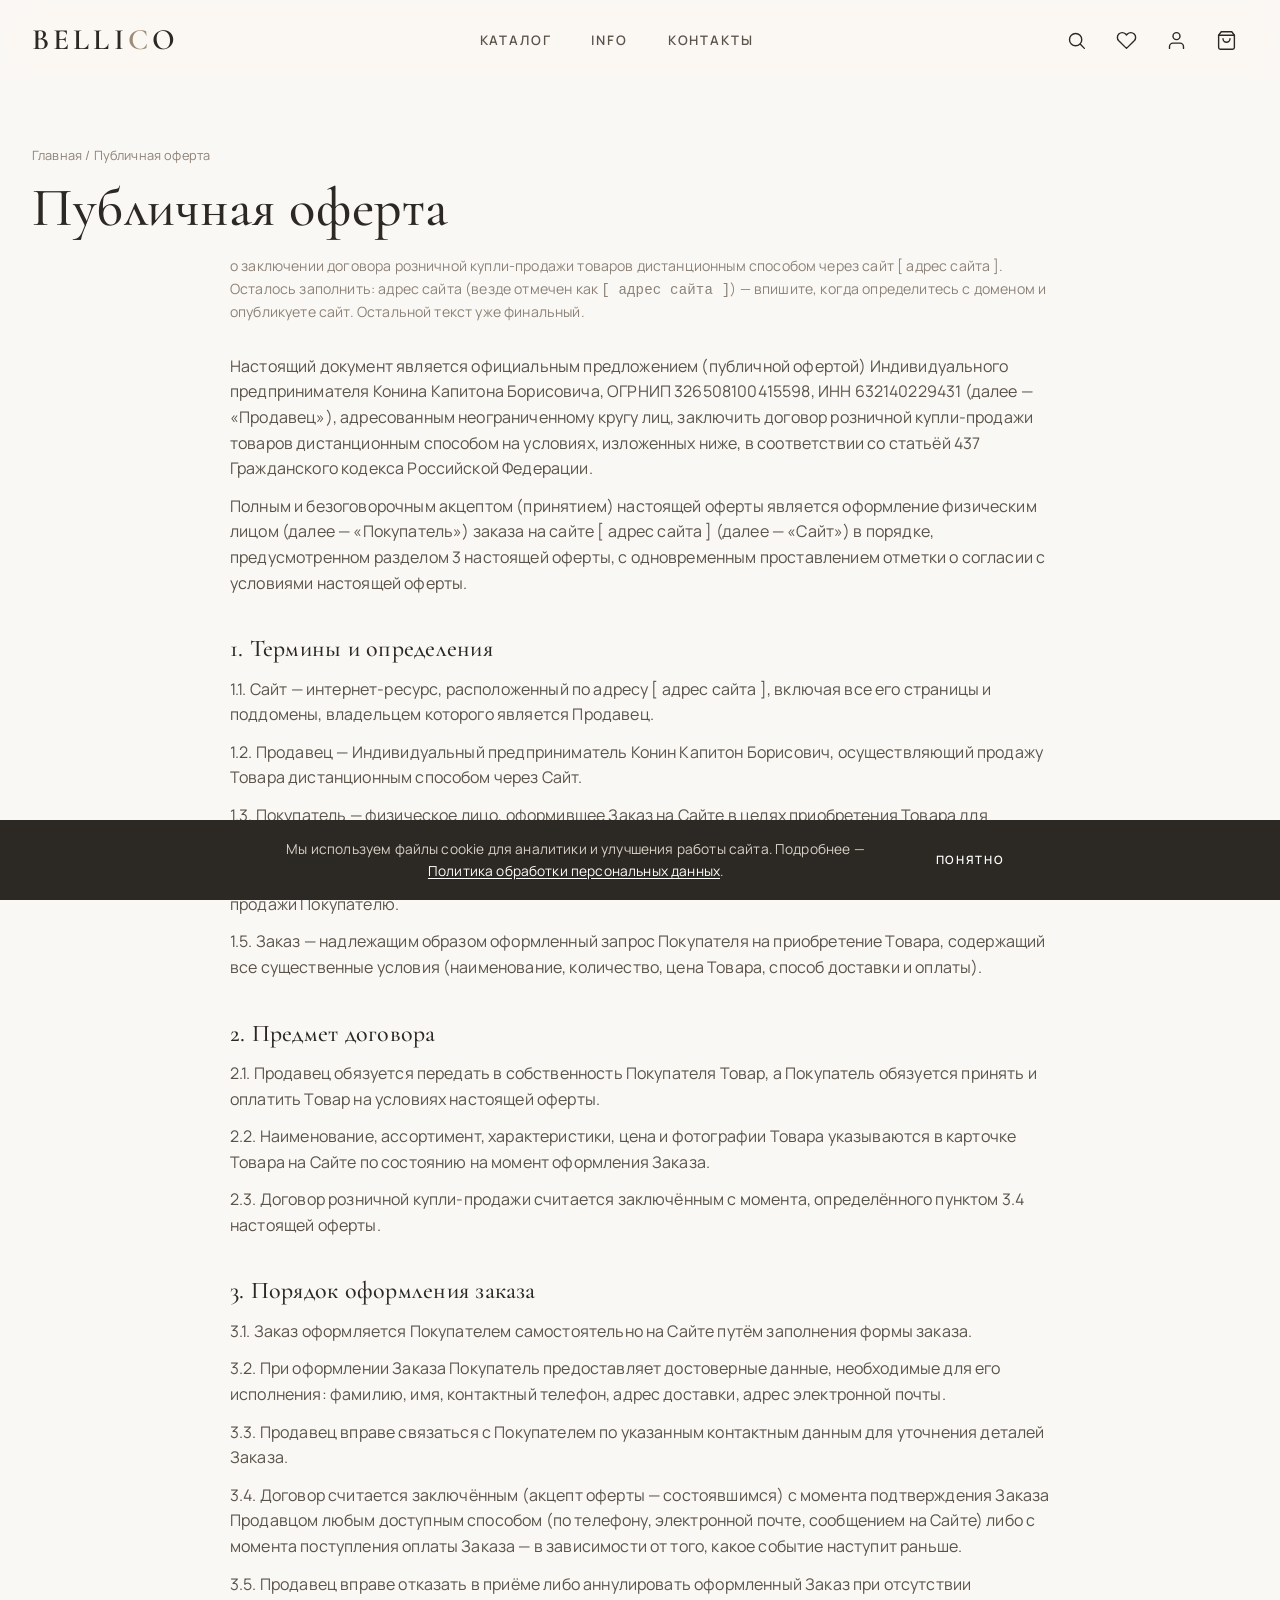
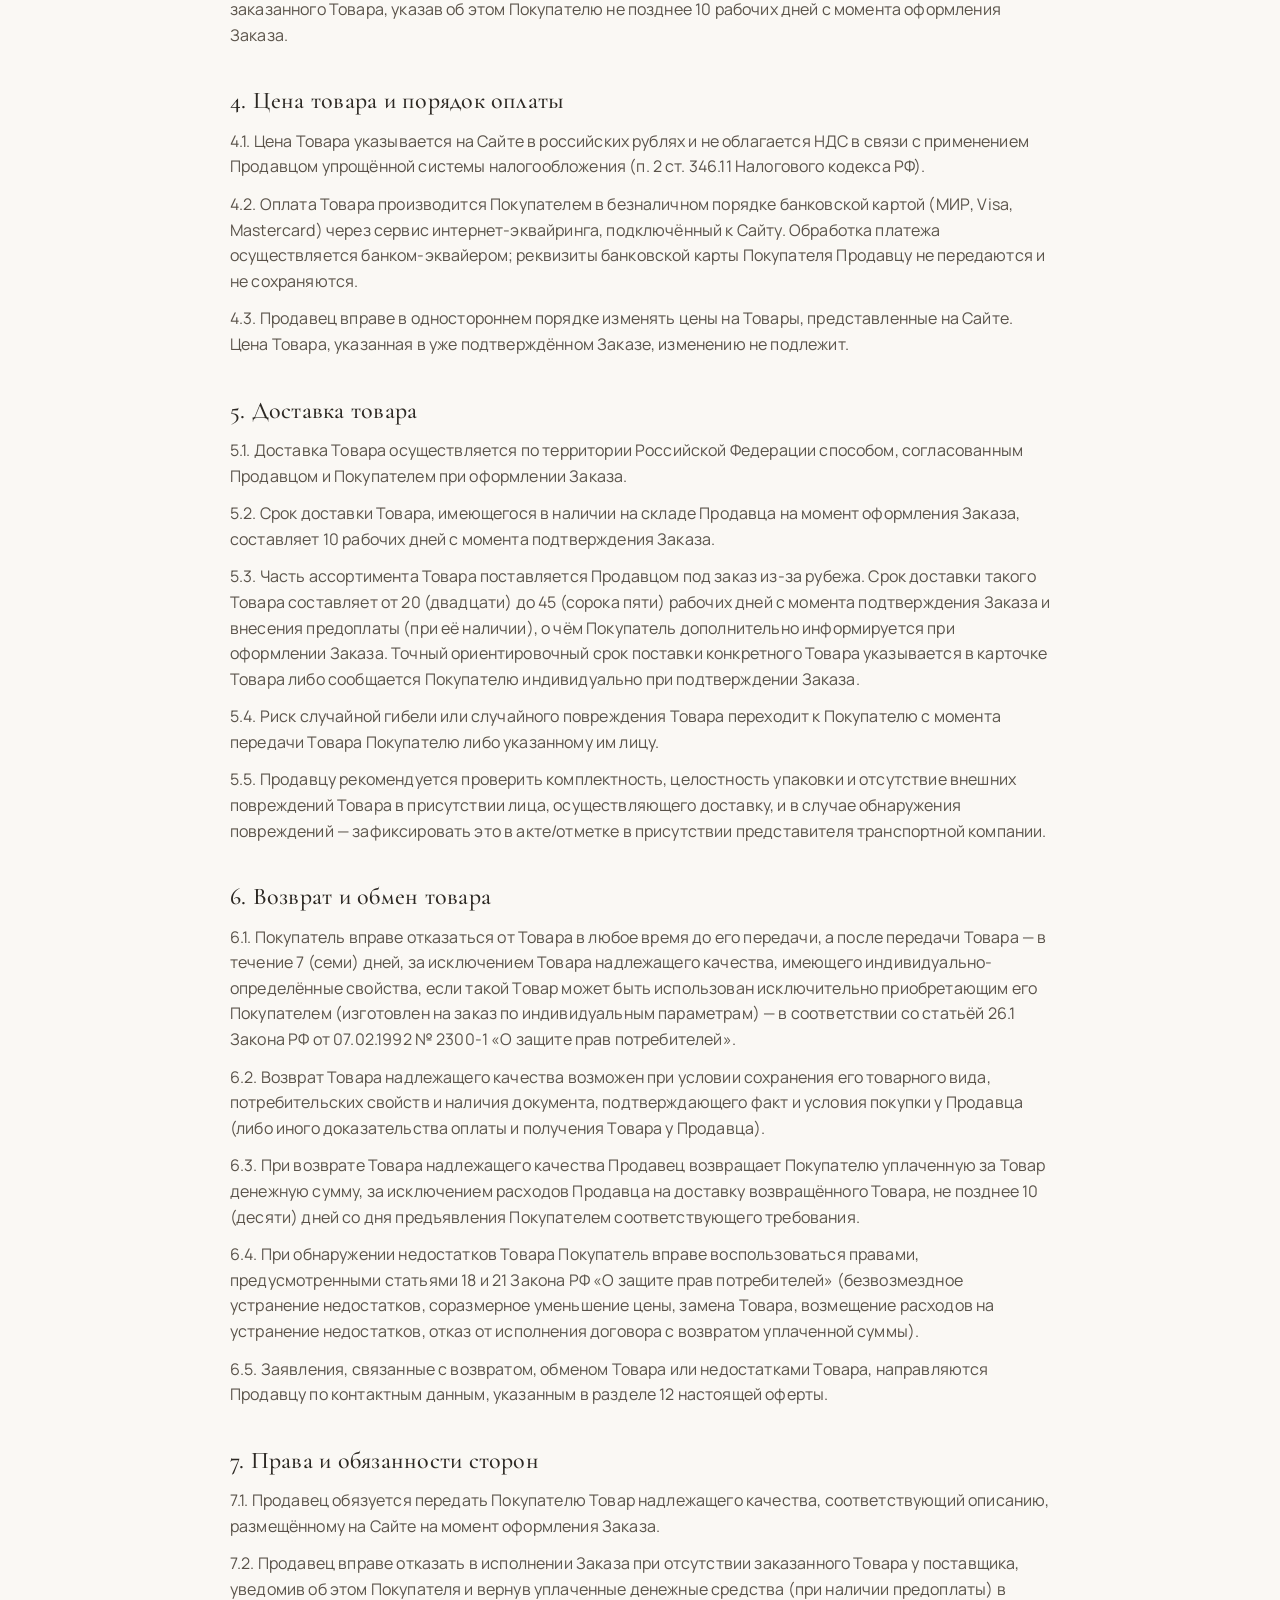
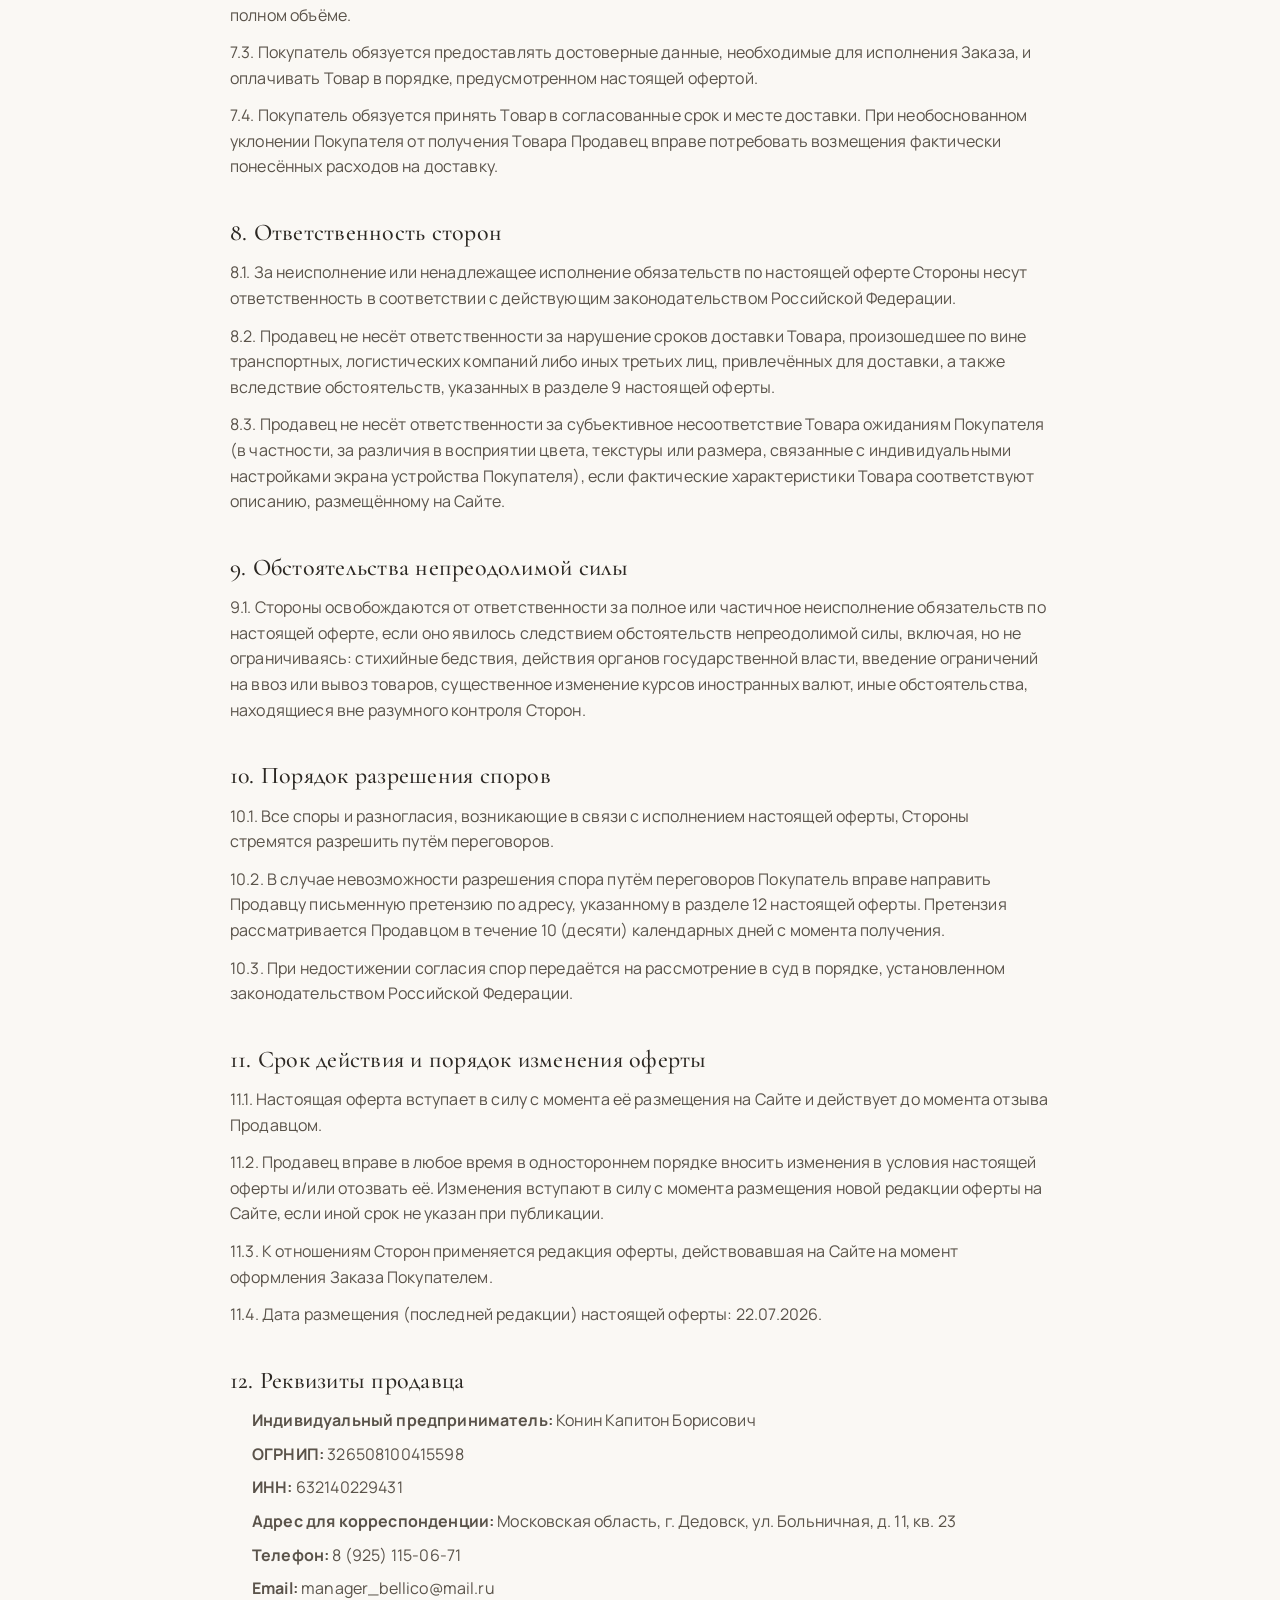
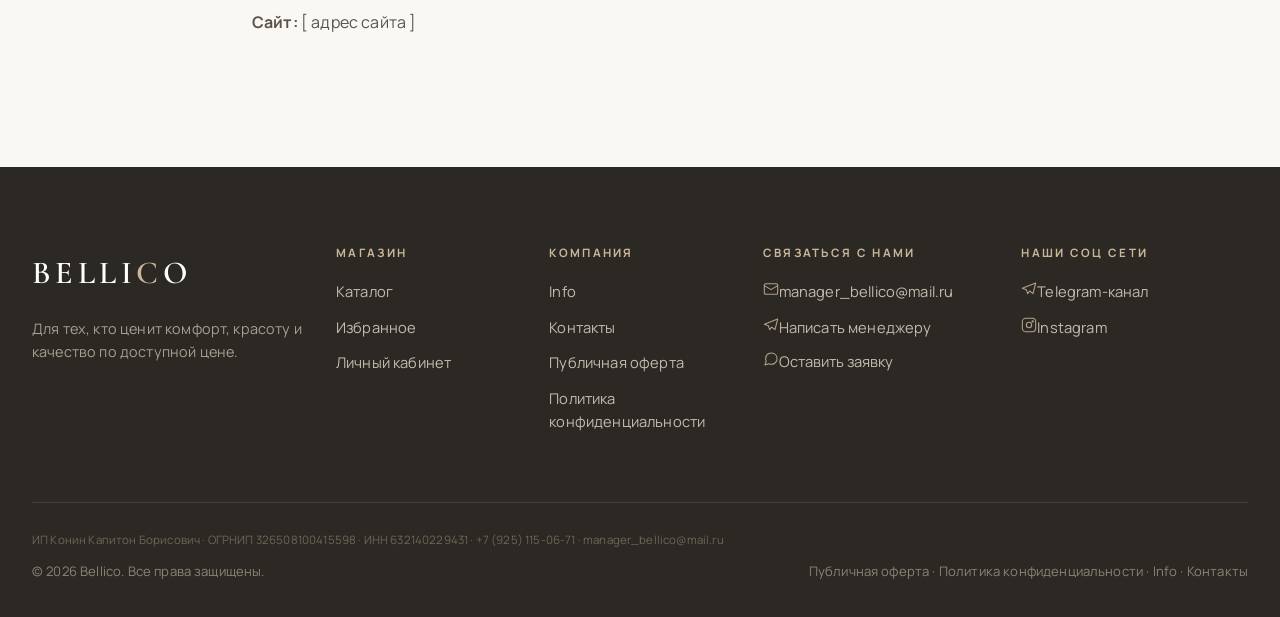
<file: oferta.html>
<!DOCTYPE html>
<html lang="ru">
<head>
  <meta charset="UTF-8">
  <meta name="viewport" content="width=device-width, initial-scale=1">
  <title>Публичная оферта — Bellico</title>
  <meta name="description" content="Публичная оферта Bellico: условия договора розничной купли-продажи товаров дистанционным способом через сайт.">
  <meta name="theme-color" content="#FAF8F4">
  <link rel="preconnect" href="https://fonts.googleapis.com">
  <link rel="preconnect" href="https://fonts.gstatic.com" crossorigin>
  <link href="https://fonts.googleapis.com/css2?family=Cormorant+Garamond:ital,wght@0,400;0,500;0,600;1,500&family=Manrope:wght@400;500;600;700&display=swap" rel="stylesheet">
  <link rel="stylesheet" href="css/styles.css">
</head>
<body data-page="oferta">
  <header id="site-header"></header>

  <main id="main">
    <div class="container">
      <div class="page-head">
        <nav class="breadcrumbs" aria-label="Хлебные крошки"><a href="index.html">Главная</a> / Публичная оферта</nav>
        <h1 class="page-head__title">Публичная оферта</h1>
      </div>

      <div class="legal" style="padding-bottom:20px;">
        <p class="meta">о заключении договора розничной купли-продажи товаров дистанционным способом через сайт [ адрес сайта ]. Осталось заполнить: адрес сайта (везде отмечен как <code>[ адрес сайта ]</code>) — впишите, когда определитесь с доменом и опубликуете сайт. Остальной текст уже финальный.</p>

        <p>Настоящий документ является официальным предложением (публичной офертой) Индивидуального предпринимателя Конина Капитона Борисовича, ОГРНИП 326508100415598, ИНН 632140229431 (далее — «Продавец»), адресованным неограниченному кругу лиц, заключить договор розничной купли-продажи товаров дистанционным способом на условиях, изложенных ниже, в соответствии со статьёй 437 Гражданского кодекса Российской Федерации.</p>
        <p>Полным и безоговорочным акцептом (принятием) настоящей оферты является оформление физическим лицом (далее — «Покупатель») заказа на сайте [ адрес сайта ] (далее — «Сайт») в порядке, предусмотренном разделом 3 настоящей оферты, с одновременным проставлением отметки о согласии с условиями настоящей оферты.</p>

        <h2>1. Термины и определения</h2>
        <p>1.1. Сайт — интернет-ресурс, расположенный по адресу [ адрес сайта ], включая все его страницы и поддомены, владельцем которого является Продавец.</p>
        <p>1.2. Продавец — Индивидуальный предприниматель Конин Капитон Борисович, осуществляющий продажу Товара дистанционным способом через Сайт.</p>
        <p>1.3. Покупатель — физическое лицо, оформившее Заказ на Сайте в целях приобретения Товара для личных, семейных, домашних нужд, не связанных с предпринимательской деятельностью.</p>
        <p>1.4. Товар — мебель и иные товары для дома, представленные в каталоге Сайта и предназначенные для продажи Покупателю.</p>
        <p>1.5. Заказ — надлежащим образом оформленный запрос Покупателя на приобретение Товара, содержащий все существенные условия (наименование, количество, цена Товара, способ доставки и оплаты).</p>

        <h2>2. Предмет договора</h2>
        <p>2.1. Продавец обязуется передать в собственность Покупателя Товар, а Покупатель обязуется принять и оплатить Товар на условиях настоящей оферты.</p>
        <p>2.2. Наименование, ассортимент, характеристики, цена и фотографии Товара указываются в карточке Товара на Сайте по состоянию на момент оформления Заказа.</p>
        <p>2.3. Договор розничной купли-продажи считается заключённым с момента, определённого пунктом 3.4 настоящей оферты.</p>

        <h2>3. Порядок оформления заказа</h2>
        <p>3.1. Заказ оформляется Покупателем самостоятельно на Сайте путём заполнения формы заказа.</p>
        <p>3.2. При оформлении Заказа Покупатель предоставляет достоверные данные, необходимые для его исполнения: фамилию, имя, контактный телефон, адрес доставки, адрес электронной почты.</p>
        <p>3.3. Продавец вправе связаться с Покупателем по указанным контактным данным для уточнения деталей Заказа.</p>
        <p>3.4. Договор считается заключённым (акцепт оферты — состоявшимся) с момента подтверждения Заказа Продавцом любым доступным способом (по телефону, электронной почте, сообщением на Сайте) либо с момента поступления оплаты Заказа — в зависимости от того, какое событие наступит раньше.</p>
        <p>3.5. Продавец вправе отказать в приёме либо аннулировать оформленный Заказ при отсутствии заказанного Товара, указав об этом Покупателю не позднее 10 рабочих дней с момента оформления Заказа.</p>

        <h2>4. Цена товара и порядок оплаты</h2>
        <p>4.1. Цена Товара указывается на Сайте в российских рублях и не облагается НДС в связи с применением Продавцом упрощённой системы налогообложения (п. 2 ст. 346.11 Налогового кодекса РФ).</p>
        <p>4.2. Оплата Товара производится Покупателем в безналичном порядке банковской картой (МИР, Visa, Mastercard) через сервис интернет-эквайринга, подключённый к Сайту. Обработка платежа осуществляется банком-эквайером; реквизиты банковской карты Покупателя Продавцу не передаются и не сохраняются.</p>
        <p>4.3. Продавец вправе в одностороннем порядке изменять цены на Товары, представленные на Сайте. Цена Товара, указанная в уже подтверждённом Заказе, изменению не подлежит.</p>

        <h2>5. Доставка товара</h2>
        <p>5.1. Доставка Товара осуществляется по территории Российской Федерации способом, согласованным Продавцом и Покупателем при оформлении Заказа.</p>
        <p>5.2. Срок доставки Товара, имеющегося в наличии на складе Продавца на момент оформления Заказа, составляет 10 рабочих дней с момента подтверждения Заказа.</p>
        <p>5.3. Часть ассортимента Товара поставляется Продавцом под заказ из-за рубежа. Срок доставки такого Товара составляет от 20 (двадцати) до 45 (сорока пяти) рабочих дней с момента подтверждения Заказа и внесения предоплаты (при её наличии), о чём Покупатель дополнительно информируется при оформлении Заказа. Точный ориентировочный срок поставки конкретного Товара указывается в карточке Товара либо сообщается Покупателю индивидуально при подтверждении Заказа.</p>
        <p>5.4. Риск случайной гибели или случайного повреждения Товара переходит к Покупателю с момента передачи Товара Покупателю либо указанному им лицу.</p>
        <p>5.5. Продавцу рекомендуется проверить комплектность, целостность упаковки и отсутствие внешних повреждений Товара в присутствии лица, осуществляющего доставку, и в случае обнаружения повреждений — зафиксировать это в акте/отметке в присутствии представителя транспортной компании.</p>

        <h2>6. Возврат и обмен товара</h2>
        <p>6.1. Покупатель вправе отказаться от Товара в любое время до его передачи, а после передачи Товара — в течение 7 (семи) дней, за исключением Товара надлежащего качества, имеющего индивидуально-определённые свойства, если такой Товар может быть использован исключительно приобретающим его Покупателем (изготовлен на заказ по индивидуальным параметрам) — в соответствии со статьёй 26.1 Закона РФ от 07.02.1992 № 2300-1 «О защите прав потребителей».</p>
        <p>6.2. Возврат Товара надлежащего качества возможен при условии сохранения его товарного вида, потребительских свойств и наличия документа, подтверждающего факт и условия покупки у Продавца (либо иного доказательства оплаты и получения Товара у Продавца).</p>
        <p>6.3. При возврате Товара надлежащего качества Продавец возвращает Покупателю уплаченную за Товар денежную сумму, за исключением расходов Продавца на доставку возвращённого Товара, не позднее 10 (десяти) дней со дня предъявления Покупателем соответствующего требования.</p>
        <p>6.4. При обнаружении недостатков Товара Покупатель вправе воспользоваться правами, предусмотренными статьями 18 и 21 Закона РФ «О защите прав потребителей» (безвозмездное устранение недостатков, соразмерное уменьшение цены, замена Товара, возмещение расходов на устранение недостатков, отказ от исполнения договора с возвратом уплаченной суммы).</p>
        <p>6.5. Заявления, связанные с возвратом, обменом Товара или недостатками Товара, направляются Продавцу по контактным данным, указанным в разделе 12 настоящей оферты.</p>

        <h2>7. Права и обязанности сторон</h2>
        <p>7.1. Продавец обязуется передать Покупателю Товар надлежащего качества, соответствующий описанию, размещённому на Сайте на момент оформления Заказа.</p>
        <p>7.2. Продавец вправе отказать в исполнении Заказа при отсутствии заказанного Товара у поставщика, уведомив об этом Покупателя и вернув уплаченные денежные средства (при наличии предоплаты) в полном объёме.</p>
        <p>7.3. Покупатель обязуется предоставлять достоверные данные, необходимые для исполнения Заказа, и оплачивать Товар в порядке, предусмотренном настоящей офертой.</p>
        <p>7.4. Покупатель обязуется принять Товар в согласованные срок и месте доставки. При необоснованном уклонении Покупателя от получения Товара Продавец вправе потребовать возмещения фактически понесённых расходов на доставку.</p>

        <h2>8. Ответственность сторон</h2>
        <p>8.1. За неисполнение или ненадлежащее исполнение обязательств по настоящей оферте Стороны несут ответственность в соответствии с действующим законодательством Российской Федерации.</p>
        <p>8.2. Продавец не несёт ответственности за нарушение сроков доставки Товара, произошедшее по вине транспортных, логистических компаний либо иных третьих лиц, привлечённых для доставки, а также вследствие обстоятельств, указанных в разделе 9 настоящей оферты.</p>
        <p>8.3. Продавец не несёт ответственности за субъективное несоответствие Товара ожиданиям Покупателя (в частности, за различия в восприятии цвета, текстуры или размера, связанные с индивидуальными настройками экрана устройства Покупателя), если фактические характеристики Товара соответствуют описанию, размещённому на Сайте.</p>

        <h2>9. Обстоятельства непреодолимой силы</h2>
        <p>9.1. Стороны освобождаются от ответственности за полное или частичное неисполнение обязательств по настоящей оферте, если оно явилось следствием обстоятельств непреодолимой силы, включая, но не ограничиваясь: стихийные бедствия, действия органов государственной власти, введение ограничений на ввоз или вывоз товаров, существенное изменение курсов иностранных валют, иные обстоятельства, находящиеся вне разумного контроля Сторон.</p>

        <h2>10. Порядок разрешения споров</h2>
        <p>10.1. Все споры и разногласия, возникающие в связи с исполнением настоящей оферты, Стороны стремятся разрешить путём переговоров.</p>
        <p>10.2. В случае невозможности разрешения спора путём переговоров Покупатель вправе направить Продавцу письменную претензию по адресу, указанному в разделе 12 настоящей оферты. Претензия рассматривается Продавцом в течение 10 (десяти) календарных дней с момента получения.</p>
        <p>10.3. При недостижении согласия спор передаётся на рассмотрение в суд в порядке, установленном законодательством Российской Федерации.</p>

        <h2>11. Срок действия и порядок изменения оферты</h2>
        <p>11.1. Настоящая оферта вступает в силу с момента её размещения на Сайте и действует до момента отзыва Продавцом.</p>
        <p>11.2. Продавец вправе в любое время в одностороннем порядке вносить изменения в условия настоящей оферты и/или отозвать её. Изменения вступают в силу с момента размещения новой редакции оферты на Сайте, если иной срок не указан при публикации.</p>
        <p>11.3. К отношениям Сторон применяется редакция оферты, действовавшая на Сайте на момент оформления Заказа Покупателем.</p>
        <p>11.4. Дата размещения (последней редакции) настоящей оферты: 22.07.2026.</p>

        <h2>12. Реквизиты продавца</h2>
        <ul>
          <li><b>Индивидуальный предприниматель:</b> Конин Капитон Борисович</li>
          <li><b>ОГРНИП:</b> 326508100415598</li>
          <li><b>ИНН:</b> 632140229431</li>
          <li><b>Адрес для корреспонденции:</b> Московская область, г. Дедовск, ул. Больничная, д. 11, кв. 23</li>
          <li><b>Телефон:</b> 8 (925) 115-06-71</li>
          <li><b>Email:</b> manager_bellico@mail.ru</li>
          <li><b>Сайт:</b> [ адрес сайта ]</li>
        </ul>
      </div>
    </div>
  </main>

  <footer id="site-footer"></footer>

  <script src="js/config.js"></script>
  <script src="js/data.js"></script>
  <script src="js/state.js"></script>
  <script src="js/components.js"></script>
  <script src="js/shop.js"></script>
  <script src="js/account.js"></script>
  <script src="js/checkout.js"></script>
  <script src="js/app.js"></script>
</body>
</html>
</file>
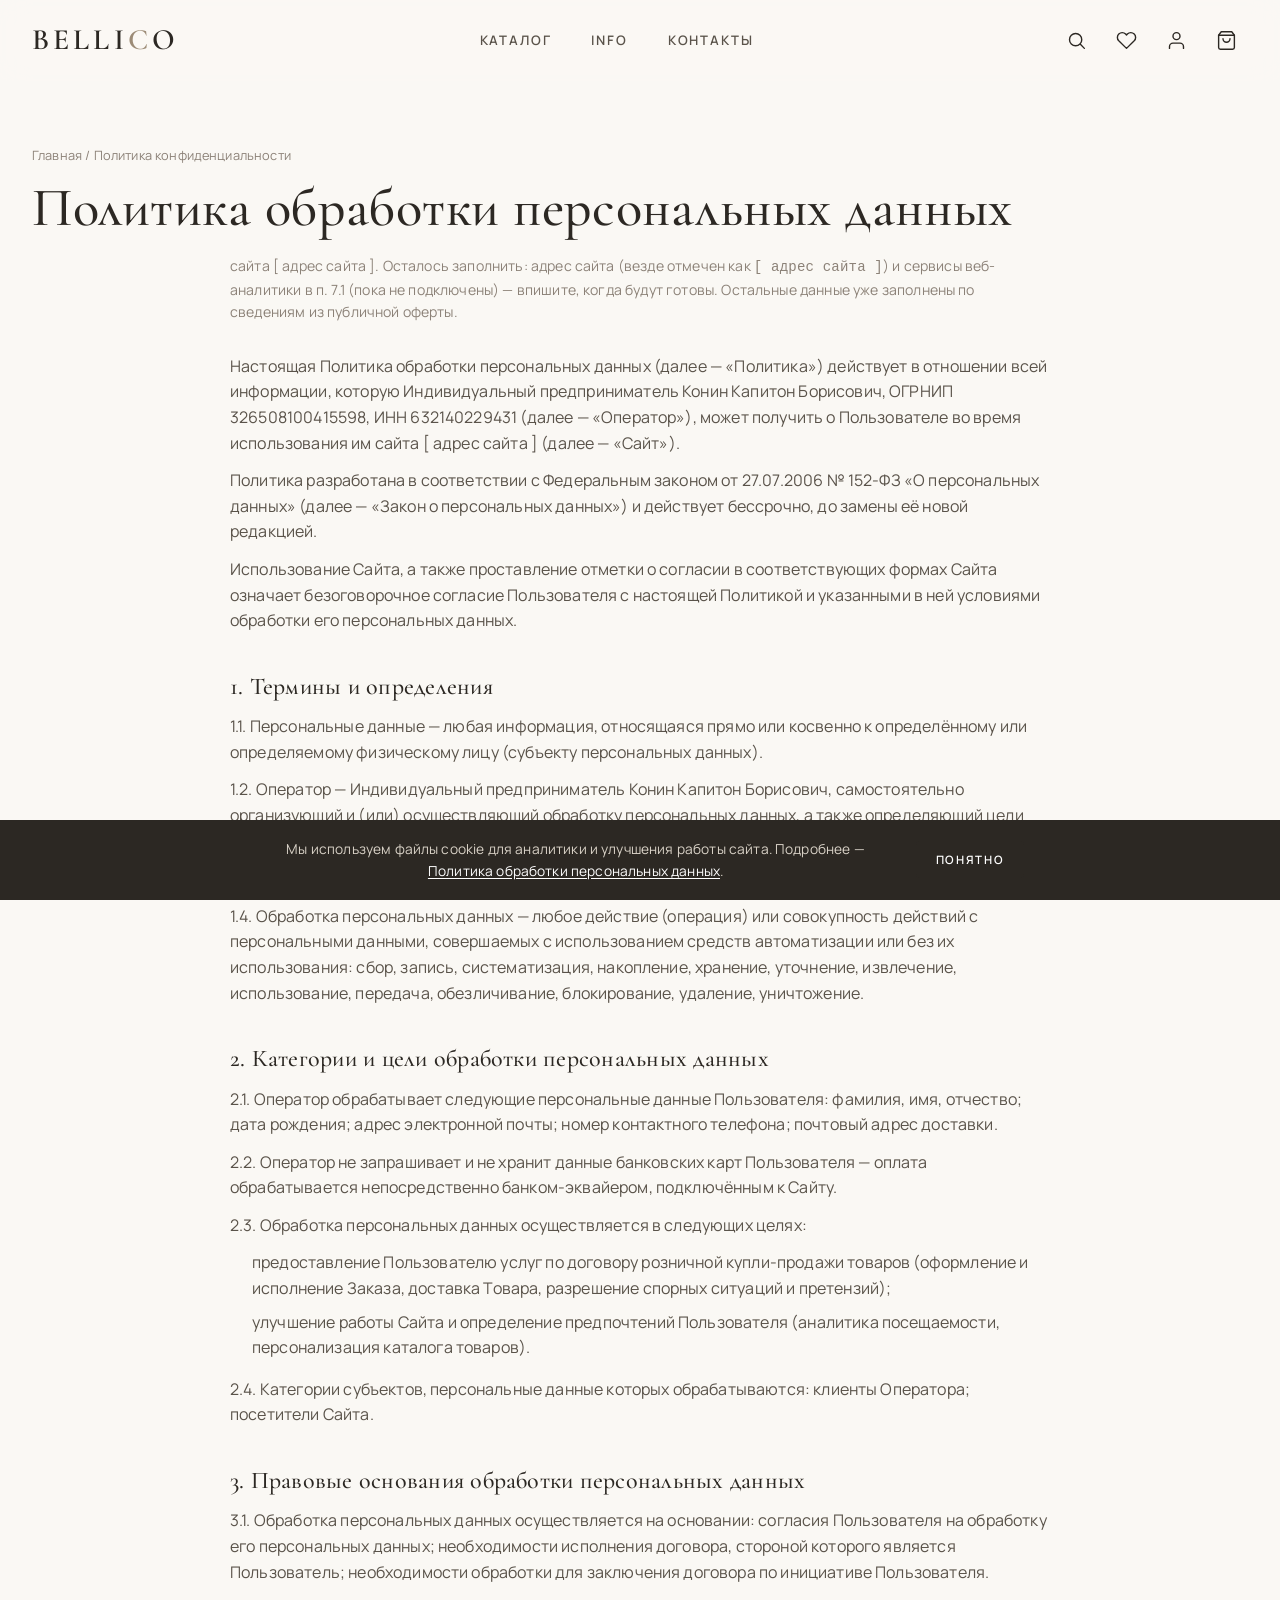
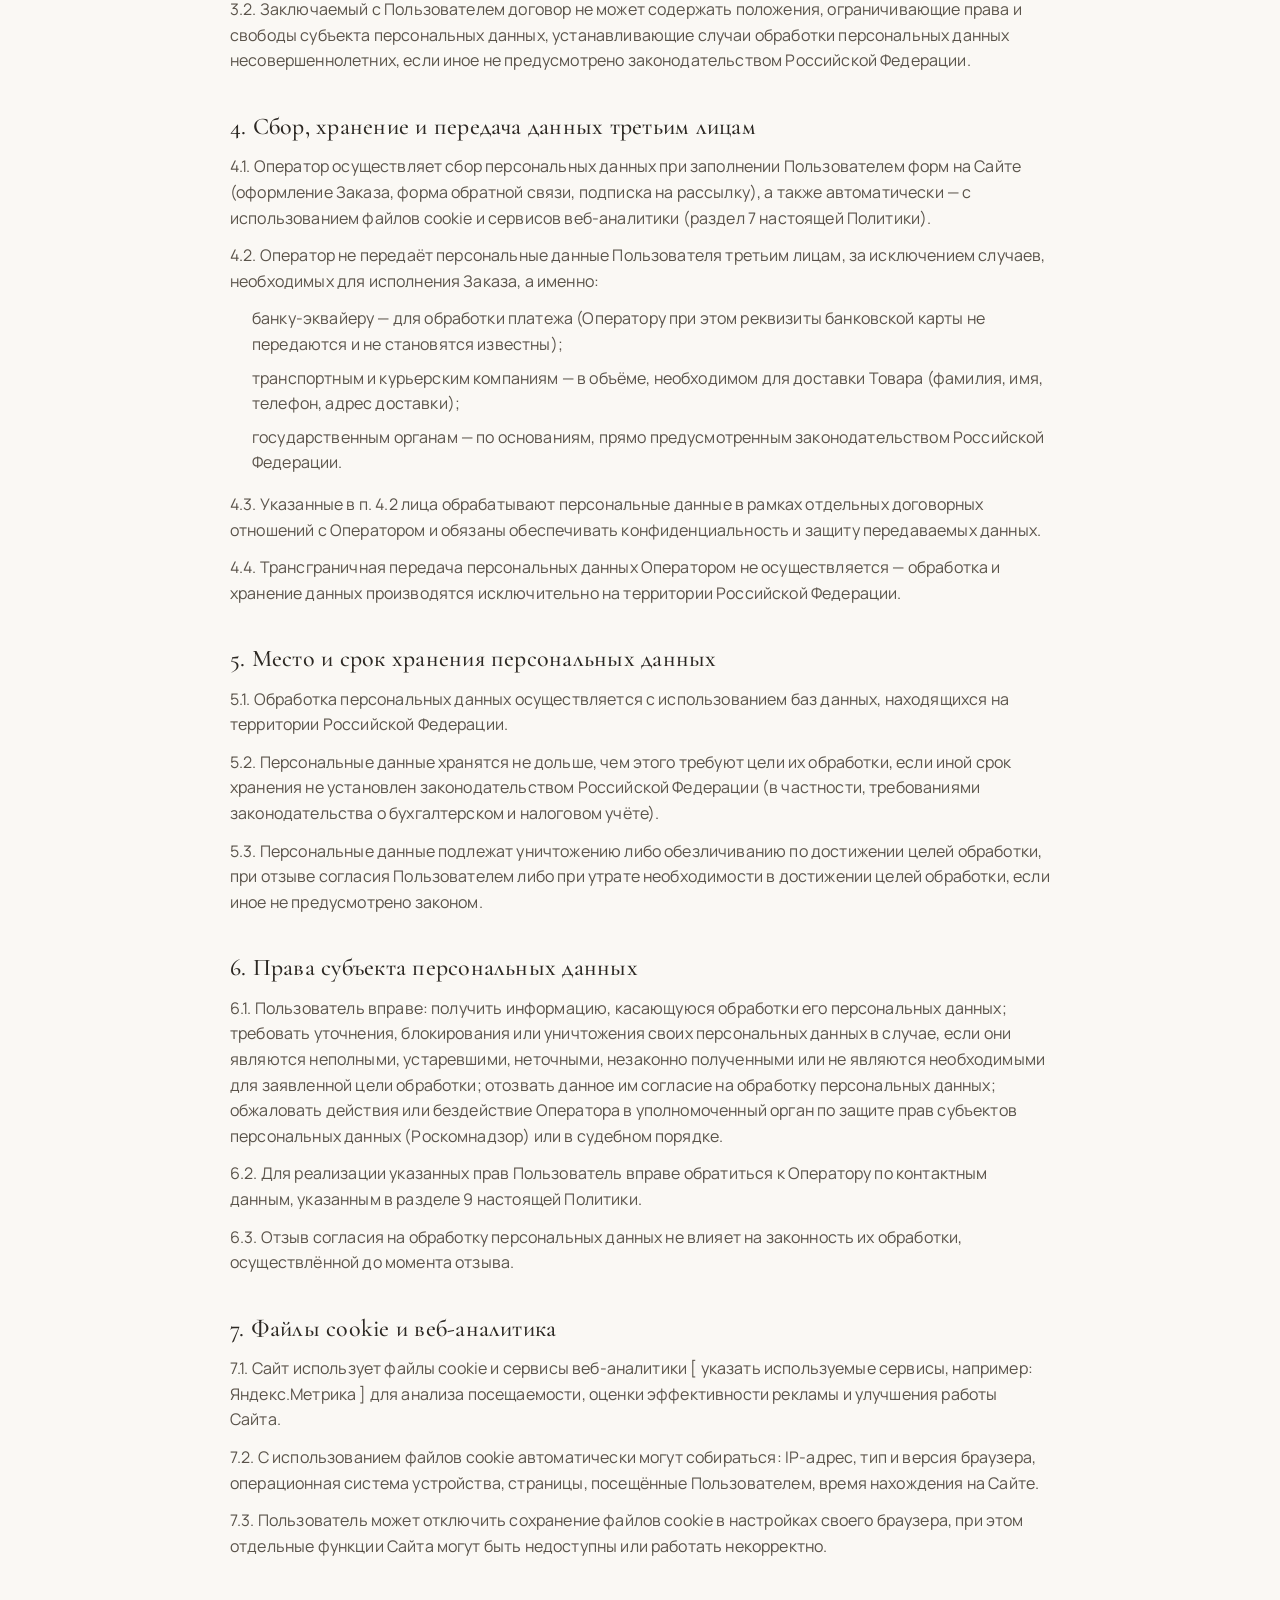
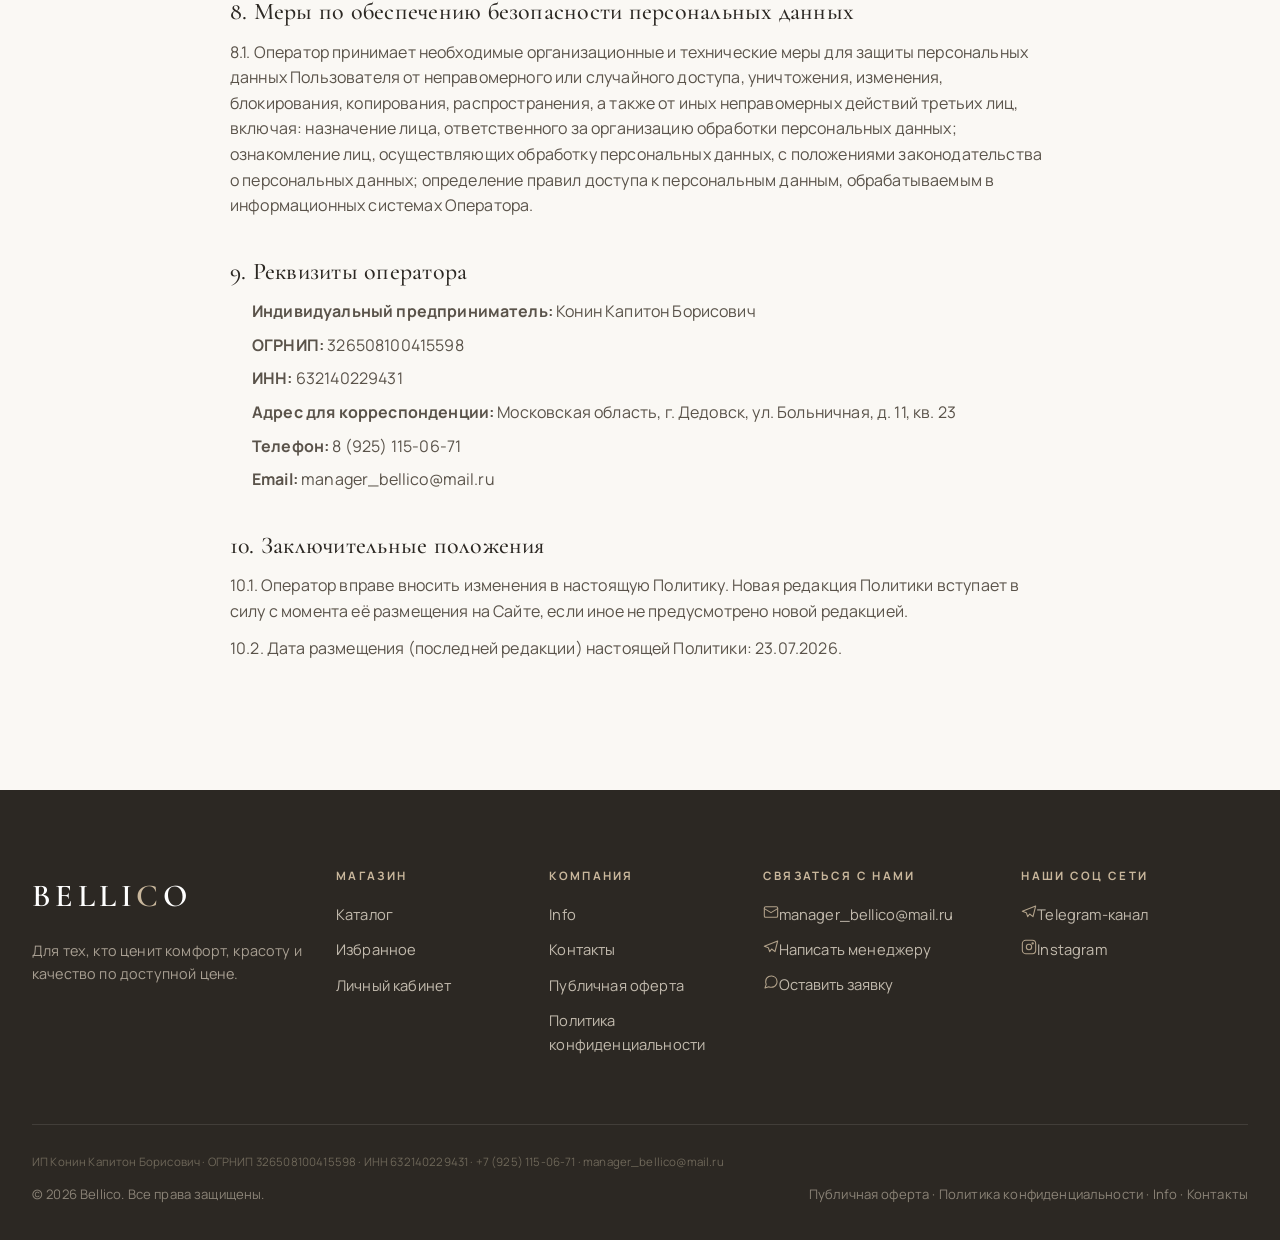
<file: privacy.html>
<!DOCTYPE html>
<html lang="ru">
<head>
  <meta charset="UTF-8">
  <meta name="viewport" content="width=device-width, initial-scale=1">
  <title>Политика обработки персональных данных — Bellico</title>
  <meta name="description" content="Политика обработки персональных данных Bellico: порядок и условия обработки персональных данных пользователей сайта.">
  <meta name="theme-color" content="#FAF8F4">
  <link rel="preconnect" href="https://fonts.googleapis.com">
  <link rel="preconnect" href="https://fonts.gstatic.com" crossorigin>
  <link href="https://fonts.googleapis.com/css2?family=Cormorant+Garamond:ital,wght@0,400;0,500;0,600;1,500&family=Manrope:wght@400;500;600;700&display=swap" rel="stylesheet">
  <link rel="stylesheet" href="css/styles.css">
</head>
<body data-page="privacy">
  <header id="site-header"></header>

  <main id="main">
    <div class="container">
      <div class="page-head">
        <nav class="breadcrumbs" aria-label="Хлебные крошки"><a href="index.html">Главная</a> / Политика конфиденциальности</nav>
        <h1 class="page-head__title">Политика обработки персональных данных</h1>
      </div>

      <div class="legal" style="padding-bottom:20px;">
        <p class="meta">сайта [ адрес сайта ]. Осталось заполнить: адрес сайта (везде отмечен как <code>[ адрес сайта ]</code>) и сервисы веб-аналитики в п. 7.1 (пока не подключены) — впишите, когда будут готовы. Остальные данные уже заполнены по сведениям из публичной оферты.</p>

        <p>Настоящая Политика обработки персональных данных (далее — «Политика») действует в отношении всей информации, которую Индивидуальный предприниматель Конин Капитон Борисович, ОГРНИП 326508100415598, ИНН 632140229431 (далее — «Оператор»), может получить о Пользователе во время использования им сайта [ адрес сайта ] (далее — «Сайт»).</p>
        <p>Политика разработана в соответствии с Федеральным законом от 27.07.2006 № 152-ФЗ «О персональных данных» (далее — «Закон о персональных данных») и действует бессрочно, до замены её новой редакцией.</p>
        <p>Использование Сайта, а также проставление отметки о согласии в соответствующих формах Сайта означает безоговорочное согласие Пользователя с настоящей Политикой и указанными в ней условиями обработки его персональных данных.</p>

        <h2>1. Термины и определения</h2>
        <p>1.1. Персональные данные — любая информация, относящаяся прямо или косвенно к определённому или определяемому физическому лицу (субъекту персональных данных).</p>
        <p>1.2. Оператор — Индивидуальный предприниматель Конин Капитон Борисович, самостоятельно организующий и (или) осуществляющий обработку персональных данных, а также определяющий цели обработки, состав данных и действия с ними.</p>
        <p>1.3. Пользователь — любое физическое лицо, посещающее Сайт и (или) оформляющее на нём Заказ.</p>
        <p>1.4. Обработка персональных данных — любое действие (операция) или совокупность действий с персональными данными, совершаемых с использованием средств автоматизации или без их использования: сбор, запись, систематизация, накопление, хранение, уточнение, извлечение, использование, передача, обезличивание, блокирование, удаление, уничтожение.</p>

        <h2>2. Категории и цели обработки персональных данных</h2>
        <p>2.1. Оператор обрабатывает следующие персональные данные Пользователя: фамилия, имя, отчество; дата рождения; адрес электронной почты; номер контактного телефона; почтовый адрес доставки.</p>
        <p>2.2. Оператор не запрашивает и не хранит данные банковских карт Пользователя — оплата обрабатывается непосредственно банком-эквайером, подключённым к Сайту.</p>
        <p>2.3. Обработка персональных данных осуществляется в следующих целях:</p>
        <ul>
          <li>предоставление Пользователю услуг по договору розничной купли-продажи товаров (оформление и исполнение Заказа, доставка Товара, разрешение спорных ситуаций и претензий);</li>
          <li>улучшение работы Сайта и определение предпочтений Пользователя (аналитика посещаемости, персонализация каталога товаров).</li>
        </ul>
        <p>2.4. Категории субъектов, персональные данные которых обрабатываются: клиенты Оператора; посетители Сайта.</p>

        <h2>3. Правовые основания обработки персональных данных</h2>
        <p>3.1. Обработка персональных данных осуществляется на основании: согласия Пользователя на обработку его персональных данных; необходимости исполнения договора, стороной которого является Пользователь; необходимости обработки для заключения договора по инициативе Пользователя.</p>
        <p>3.2. Заключаемый с Пользователем договор не может содержать положения, ограничивающие права и свободы субъекта персональных данных, устанавливающие случаи обработки персональных данных несовершеннолетних, если иное не предусмотрено законодательством Российской Федерации.</p>

        <h2>4. Сбор, хранение и передача данных третьим лицам</h2>
        <p>4.1. Оператор осуществляет сбор персональных данных при заполнении Пользователем форм на Сайте (оформление Заказа, форма обратной связи, подписка на рассылку), а также автоматически — с использованием файлов cookie и сервисов веб-аналитики (раздел 7 настоящей Политики).</p>
        <p>4.2. Оператор не передаёт персональные данные Пользователя третьим лицам, за исключением случаев, необходимых для исполнения Заказа, а именно:</p>
        <ul>
          <li>банку-эквайеру — для обработки платежа (Оператору при этом реквизиты банковской карты не передаются и не становятся известны);</li>
          <li>транспортным и курьерским компаниям — в объёме, необходимом для доставки Товара (фамилия, имя, телефон, адрес доставки);</li>
          <li>государственным органам — по основаниям, прямо предусмотренным законодательством Российской Федерации.</li>
        </ul>
        <p>4.3. Указанные в п. 4.2 лица обрабатывают персональные данные в рамках отдельных договорных отношений с Оператором и обязаны обеспечивать конфиденциальность и защиту передаваемых данных.</p>
        <p>4.4. Трансграничная передача персональных данных Оператором не осуществляется — обработка и хранение данных производятся исключительно на территории Российской Федерации.</p>

        <h2>5. Место и срок хранения персональных данных</h2>
        <p>5.1. Обработка персональных данных осуществляется с использованием баз данных, находящихся на территории Российской Федерации.</p>
        <p>5.2. Персональные данные хранятся не дольше, чем этого требуют цели их обработки, если иной срок хранения не установлен законодательством Российской Федерации (в частности, требованиями законодательства о бухгалтерском и налоговом учёте).</p>
        <p>5.3. Персональные данные подлежат уничтожению либо обезличиванию по достижении целей обработки, при отзыве согласия Пользователем либо при утрате необходимости в достижении целей обработки, если иное не предусмотрено законом.</p>

        <h2>6. Права субъекта персональных данных</h2>
        <p>6.1. Пользователь вправе: получить информацию, касающуюся обработки его персональных данных; требовать уточнения, блокирования или уничтожения своих персональных данных в случае, если они являются неполными, устаревшими, неточными, незаконно полученными или не являются необходимыми для заявленной цели обработки; отозвать данное им согласие на обработку персональных данных; обжаловать действия или бездействие Оператора в уполномоченный орган по защите прав субъектов персональных данных (Роскомнадзор) или в судебном порядке.</p>
        <p>6.2. Для реализации указанных прав Пользователь вправе обратиться к Оператору по контактным данным, указанным в разделе 9 настоящей Политики.</p>
        <p>6.3. Отзыв согласия на обработку персональных данных не влияет на законность их обработки, осуществлённой до момента отзыва.</p>

        <h2>7. Файлы cookie и веб-аналитика</h2>
        <p>7.1. Сайт использует файлы cookie и сервисы веб-аналитики [ указать используемые сервисы, например: Яндекс.Метрика ] для анализа посещаемости, оценки эффективности рекламы и улучшения работы Сайта.</p>
        <p>7.2. С использованием файлов cookie автоматически могут собираться: IP-адрес, тип и версия браузера, операционная система устройства, страницы, посещённые Пользователем, время нахождения на Сайте.</p>
        <p>7.3. Пользователь может отключить сохранение файлов cookie в настройках своего браузера, при этом отдельные функции Сайта могут быть недоступны или работать некорректно.</p>

        <h2>8. Меры по обеспечению безопасности персональных данных</h2>
        <p>8.1. Оператор принимает необходимые организационные и технические меры для защиты персональных данных Пользователя от неправомерного или случайного доступа, уничтожения, изменения, блокирования, копирования, распространения, а также от иных неправомерных действий третьих лиц, включая: назначение лица, ответственного за организацию обработки персональных данных; ознакомление лиц, осуществляющих обработку персональных данных, с положениями законодательства о персональных данных; определение правил доступа к персональным данным, обрабатываемым в информационных системах Оператора.</p>

        <h2>9. Реквизиты оператора</h2>
        <ul>
          <li><b>Индивидуальный предприниматель:</b> Конин Капитон Борисович</li>
          <li><b>ОГРНИП:</b> 326508100415598</li>
          <li><b>ИНН:</b> 632140229431</li>
          <li><b>Адрес для корреспонденции:</b> Московская область, г. Дедовск, ул. Больничная, д. 11, кв. 23</li>
          <li><b>Телефон:</b> 8 (925) 115-06-71</li>
          <li><b>Email:</b> manager_bellico@mail.ru</li>
        </ul>

        <h2>10. Заключительные положения</h2>
        <p>10.1. Оператор вправе вносить изменения в настоящую Политику. Новая редакция Политики вступает в силу с момента её размещения на Сайте, если иное не предусмотрено новой редакцией.</p>
        <p>10.2. Дата размещения (последней редакции) настоящей Политики: 23.07.2026.</p>
      </div>
    </div>
  </main>

  <footer id="site-footer"></footer>

  <script src="js/config.js"></script>
  <script src="js/data.js"></script>
  <script src="js/state.js"></script>
  <script src="js/components.js"></script>
  <script src="js/shop.js"></script>
  <script src="js/account.js"></script>
  <script src="js/checkout.js"></script>
  <script src="js/app.js"></script>
</body>
</html>
</file>
<file: css/styles.css>
/* ============================================================
   BELLICO — Premium furniture boutique
   Design system & components
   ============================================================ */

/* ---------- Design tokens ---------- */
:root {
  /* Warm neutral palette */
  --bg:        #FAF8F4; /* ivory */
  --bg-soft:   #F3EEE7; /* warm sand */
  --surface:   #FFFFFF;
  --beige:     #EDE6DC;
  --taupe:     #B9AC9B; /* muted taupe */
  --taupe-dk:  #9C8B76;
  --line:      #E6DFD4;
  --line-soft: #EFE9E1;

  --text:      #2C2823; /* warm near-black */
  --text-soft: #5A534A;
  --muted:     #8C8278;
  --accent:    #9C8B76; /* bronze taupe */
  --accent-dk: #7E6F5C;
  --danger:    #B26A5B;
  --success:   #7C8A6F;

  --gold:      #C9B79C;

  /* Typography */
  --font-serif: "Cormorant Garamond", "Times New Roman", Georgia, serif;
  --font-sans:  "Manrope", -apple-system, BlinkMacSystemFont, "Segoe UI", Roboto, Helvetica, Arial, sans-serif;

  /* Spacing & shape */
  --radius:    4px;
  --radius-lg: 8px;
  --shadow-sm: 0 2px 12px rgba(44, 40, 35, 0.05);
  --shadow:    0 12px 40px rgba(44, 40, 35, 0.10);
  --shadow-lg: 0 30px 80px rgba(44, 40, 35, 0.18);

  --container: 1280px;
  --header-h: 80px;

  --ease: cubic-bezier(0.22, 0.61, 0.36, 1);
  --ease-soft: cubic-bezier(0.4, 0, 0.2, 1);
}

/* ---------- Reset ---------- */
*, *::before, *::after { box-sizing: border-box; }
* { margin: 0; padding: 0; }

html { scroll-behavior: smooth; -webkit-text-size-adjust: 100%; }

body {
  font-family: var(--font-sans);
  color: var(--text);
  background: var(--bg);
  line-height: 1.6;
  font-size: 16px;
  font-weight: 400;
  letter-spacing: 0.01em;
  -webkit-font-smoothing: antialiased;
  -moz-osx-font-smoothing: grayscale;
  overflow-x: hidden;
}

body.no-scroll { overflow: hidden; }

img { max-width: 100%; display: block; }
a { color: inherit; text-decoration: none; }
button { font-family: inherit; cursor: pointer; border: none; background: none; color: inherit; }
input, textarea, select { font-family: inherit; font-size: 1rem; color: inherit; }
ul { list-style: none; }

h1, h2, h3, h4 { font-family: var(--font-serif); font-weight: 500; line-height: 1.1; letter-spacing: 0.01em; }

:focus-visible { outline: 2px solid var(--accent); outline-offset: 3px; border-radius: 2px; }

::selection { background: var(--beige); color: var(--text); }

/* ---------- Layout helpers ---------- */
.container { width: 100%; max-width: var(--container); margin: 0 auto; padding: 0 32px; }

.section { padding: 96px 0; }
.section--tight { padding: 64px 0; }

.section__head { text-align: center; max-width: 640px; margin: 0 auto 56px; }
.section__eyebrow {
  display: inline-block;
  font-family: var(--font-sans);
  font-size: 0.72rem;
  letter-spacing: 0.32em;
  text-transform: uppercase;
  color: var(--accent);
  margin-bottom: 18px;
  font-weight: 600;
}
.section__title { font-size: clamp(2rem, 4vw, 3.1rem); color: var(--text); }
.section__sub { margin-top: 16px; color: var(--text-soft); font-size: 1.05rem; }

.center { text-align: center; }
.mt-48 { margin-top: 48px; }
.muted { color: var(--muted); }

/* ---------- Buttons ---------- */
.btn {
  display: inline-flex;
  align-items: center;
  justify-content: center;
  gap: 10px;
  padding: 15px 32px;
  font-family: var(--font-sans);
  font-size: 0.8rem;
  font-weight: 600;
  letter-spacing: 0.16em;
  text-transform: uppercase;
  border-radius: var(--radius);
  background: var(--text);
  color: #fff;
  transition: background .35s var(--ease), transform .35s var(--ease), box-shadow .35s var(--ease), opacity .3s;
  white-space: nowrap;
}
.btn:hover { background: var(--accent-dk); transform: translateY(-2px); box-shadow: var(--shadow); }
.btn:active { transform: translateY(0); }

.btn--ghost { background: transparent; color: var(--text); border: 1px solid var(--line); }
.btn--ghost:hover { background: var(--text); color: #fff; border-color: var(--text); }

.btn--accent { background: var(--accent); }
.btn--accent:hover { background: var(--accent-dk); }

.btn--block { width: 100%; }
.btn--lg { padding: 18px 44px; font-size: 0.82rem; }
.btn--sm { padding: 11px 20px; font-size: 0.72rem; }

.btn:disabled, .btn[aria-disabled="true"] {
  opacity: 0.5; cursor: not-allowed; transform: none; box-shadow: none; background: var(--taupe);
}

.link-underline {
  position: relative; font-weight: 600; font-size: 0.8rem; letter-spacing: 0.12em;
  text-transform: uppercase; color: var(--accent-dk);
}
.link-underline::after {
  content: ""; position: absolute; left: 0; bottom: -4px; width: 100%; height: 1px;
  background: var(--accent); transform: scaleX(0); transform-origin: left; transition: transform .4s var(--ease);
}
.link-underline:hover::after { transform: scaleX(1); }

/* ============================================================
   HEADER
   ============================================================ */
.header {
  position: sticky; top: 0; z-index: 100;
  background: rgba(250, 248, 244, 0.82);
  backdrop-filter: saturate(140%) blur(14px);
  -webkit-backdrop-filter: saturate(140%) blur(14px);
  border-bottom: 1px solid transparent;
  transition: border-color .4s var(--ease), background .4s var(--ease), box-shadow .4s var(--ease);
}
.header--scrolled { border-bottom-color: var(--line); box-shadow: 0 1px 20px rgba(44,40,35,.04); }

.header__inner {
  height: var(--header-h);
  display: flex; align-items: center; justify-content: space-between; gap: 24px;
}

.logo {
  font-family: var(--font-serif);
  font-size: 1.85rem; font-weight: 600; letter-spacing: 0.14em;
  text-transform: uppercase; color: var(--text); line-height: 1;
}
.logo span { color: var(--accent); }

.nav { display: flex; align-items: center; gap: 40px; }
.nav__link {
  position: relative; font-size: 0.82rem; font-weight: 600; letter-spacing: 0.14em;
  text-transform: uppercase; color: var(--text-soft); padding: 6px 0; transition: color .3s;
}
.nav__link::after {
  content: ""; position: absolute; left: 0; bottom: 0; width: 100%; height: 1px;
  background: var(--accent); transform: scaleX(0); transform-origin: center; transition: transform .4s var(--ease);
}
.nav__link:hover, .nav__link[aria-current="page"] { color: var(--text); }
.nav__link:hover::after, .nav__link[aria-current="page"]::after { transform: scaleX(1); }

.header__actions { display: flex; align-items: center; gap: 6px; }

.icon-btn {
  position: relative;
  width: 44px; height: 44px;
  display: inline-flex; align-items: center; justify-content: center;
  border-radius: 50%; color: var(--text); transition: background .3s, color .3s, transform .3s;
}
.icon-btn:hover { background: var(--beige); transform: translateY(-1px); }
.icon-btn svg { width: 21px; height: 21px; }

.badge {
  position: absolute; top: 4px; right: 4px;
  min-width: 18px; height: 18px; padding: 0 5px;
  border-radius: 999px; background: var(--accent); color: #fff;
  font-size: 0.62rem; font-weight: 700; font-family: var(--font-sans);
  display: flex; align-items: center; justify-content: center;
  transform: scale(0); transition: transform .3s var(--ease);
}
.badge.is-visible { transform: scale(1); }

.burger { display: none; }

/* ============================================================
   HERO
   ============================================================ */
.hero {
  position: relative;
  min-height: calc(86vh - var(--header-h));
  display: flex; align-items: center;
  background: linear-gradient(180deg, var(--bg) 0%, var(--bg-soft) 100%);
  overflow: hidden;
}
.hero__grid {
  display: grid; grid-template-columns: 1.05fr 1fr; gap: 48px; align-items: center; width: 100%;
}
.hero__content { max-width: 540px; }
.hero__eyebrow {
  font-size: 0.72rem; letter-spacing: 0.34em; text-transform: uppercase;
  color: var(--accent); font-weight: 600; margin-bottom: 24px; display: block;
}
.hero__title {
  font-size: clamp(2.8rem, 6vw, 5rem); line-height: 1.02; color: var(--text); margin-bottom: 26px;
}
.hero__title em { font-style: italic; color: var(--accent); }
.hero__text { font-size: 1.12rem; color: var(--text-soft); margin-bottom: 38px; max-width: 460px; }
.hero__actions { display: flex; gap: 16px; flex-wrap: wrap; }

.hero__visual {
  position: relative; aspect-ratio: 4/4.4; border-radius: var(--radius-lg);
  overflow: hidden; box-shadow: var(--shadow-lg);
}
.hero__visual img { width: 100%; height: 100%; object-fit: cover; }
.hero__tag {
  position: absolute; left: 24px; bottom: 24px;
  background: rgba(255,255,255,.9); backdrop-filter: blur(6px);
  padding: 14px 20px; border-radius: var(--radius); box-shadow: var(--shadow-sm);
}
.hero__tag small { display: block; font-size: 0.66rem; letter-spacing: 0.2em; text-transform: uppercase; color: var(--accent); }
.hero__tag strong { font-family: var(--font-serif); font-size: 1.3rem; font-weight: 600; }

/* Marquee strip of values */
.strip { border-top: 1px solid var(--line); border-bottom: 1px solid var(--line); background: var(--surface); }
.strip__row { display: flex; flex-wrap: wrap; justify-content: space-between; gap: 24px; padding: 28px 0; }
.strip__item { display: flex; align-items: center; gap: 14px; color: var(--text-soft); }
.strip__item svg { width: 26px; height: 26px; color: var(--accent); flex: none; }
.strip__item small { display: block; font-size: 0.72rem; letter-spacing: 0.06em; color: var(--muted); }
.strip__item b { font-weight: 600; font-size: 0.92rem; color: var(--text); }

/* ============================================================
   TOOLBAR (search / filter / sort)
   ============================================================ */
.toolbar {
  display: flex; align-items: center; gap: 18px; flex-wrap: wrap;
  margin-bottom: 40px; padding-bottom: 28px; border-bottom: 1px solid var(--line);
}
.toolbar__search {
  position: relative; flex: 1 1 280px; max-width: 360px;
}
.toolbar__search svg { position: absolute; left: 16px; top: 50%; transform: translateY(-50%); width: 18px; height: 18px; color: var(--muted); }
.toolbar__search input {
  width: 100%; padding: 13px 16px 13px 46px;
  border: 1px solid var(--line); border-radius: var(--radius); background: var(--surface);
  transition: border-color .3s, box-shadow .3s;
}
.toolbar__search input:focus { outline: none; border-color: var(--taupe); box-shadow: var(--shadow-sm); }

.filters { display: flex; gap: 10px; flex-wrap: wrap; }
.chip {
  padding: 9px 18px; border: 1px solid var(--line); border-radius: 999px;
  font-size: 0.78rem; font-weight: 600; letter-spacing: 0.04em; color: var(--text-soft);
  background: var(--surface); transition: all .3s var(--ease);
}
.chip:hover { border-color: var(--taupe); color: var(--text); }
.chip.is-active { background: var(--text); color: #fff; border-color: var(--text); }

.toolbar__sort { margin-left: auto; display: flex; align-items: center; gap: 10px; }
.toolbar__sort label { font-size: 0.74rem; letter-spacing: 0.1em; text-transform: uppercase; color: var(--muted); }
.select {
  padding: 11px 38px 11px 16px; border: 1px solid var(--line); border-radius: var(--radius);
  background: var(--surface) url("data:image/svg+xml,%3Csvg xmlns='http://www.w3.org/2000/svg' width='12' height='12' viewBox='0 0 24 24' fill='none' stroke='%238C8278' stroke-width='2'%3E%3Cpath d='M6 9l6 6 6-6'/%3E%3C/svg%3E") no-repeat right 14px center;
  appearance: none; -webkit-appearance: none; font-size: 0.82rem; font-weight: 600; cursor: pointer;
}
.select:focus { outline: none; border-color: var(--taupe); }

.result-count { font-size: 0.85rem; color: var(--muted); margin-bottom: 28px; }

/* ============================================================
   PRODUCT GRID & CARD
   ============================================================ */
.product-grid {
  display: grid; grid-template-columns: repeat(3, 1fr); gap: 36px 32px;
}

.product-card {
  position: relative; cursor: pointer;
  opacity: 0; transform: translateY(24px);
  transition: opacity .7s var(--ease), transform .7s var(--ease);
}
.product-card.is-in { opacity: 1; transform: none; }

.product-card__media {
  position: relative; aspect-ratio: 4/4.6; overflow: hidden;
  border-radius: var(--radius-lg); background: var(--bg-soft); margin-bottom: 18px;
}
.product-card__img {
  width: 100%; height: 100%; object-fit: cover;
  transition: transform 1.1s var(--ease);
}
.product-card:hover .product-card__img { transform: scale(1.07); }

.product-card__overlay {
  position: absolute; inset: 0;
  background: linear-gradient(180deg, rgba(44,40,35,0) 45%, rgba(44,40,35,0.55) 100%);
  opacity: 0; transition: opacity .5s var(--ease);
  display: flex; align-items: flex-end; justify-content: center; padding: 24px;
}
.product-card:hover .product-card__overlay { opacity: 1; }

.product-card__more {
  color: #fff; font-size: 0.74rem; font-weight: 600; letter-spacing: 0.18em; text-transform: uppercase;
  display: inline-flex; align-items: center; gap: 8px;
  transform: translateY(14px); opacity: 0; transition: transform .5s var(--ease) .05s, opacity .5s var(--ease) .05s;
  padding: 11px 22px; border: 1px solid rgba(255,255,255,.6); border-radius: var(--radius);
  background: rgba(255,255,255,.12); backdrop-filter: blur(4px);
}
.product-card:hover .product-card__more { transform: none; opacity: 1; }

.product-card__badge {
  position: absolute; top: 14px; left: 14px; z-index: 2;
  background: var(--surface); color: var(--accent-dk);
  font-size: 0.62rem; font-weight: 700; letter-spacing: 0.14em; text-transform: uppercase;
  padding: 7px 12px; border-radius: 999px; box-shadow: var(--shadow-sm);
}

.fav-btn {
  position: absolute; top: 12px; right: 12px; z-index: 2;
  width: 40px; height: 40px; border-radius: 50%;
  background: rgba(255,255,255,.85); backdrop-filter: blur(6px);
  display: flex; align-items: center; justify-content: center;
  color: var(--text-soft); box-shadow: var(--shadow-sm);
  transition: transform .3s var(--ease), color .3s, background .3s;
}
.fav-btn:hover { transform: scale(1.1); color: var(--danger); }
.fav-btn svg { width: 19px; height: 19px; transition: fill .3s; fill: none; stroke: currentColor; stroke-width: 1.6; }
.fav-btn.is-active { color: var(--danger); }
.fav-btn.is-active svg { fill: var(--danger); }

.product-card__info { display: flex; justify-content: space-between; align-items: baseline; gap: 12px; }
.product-card__cat { font-size: 0.68rem; letter-spacing: 0.16em; text-transform: uppercase; color: var(--accent); margin-bottom: 6px; }
.product-card__name { font-size: 1.32rem; color: var(--text); font-weight: 500; line-height: 1.2; }

.product-card__price {
  font-family: var(--font-serif); font-size: 1.3rem; font-weight: 600; color: var(--text); white-space: nowrap;
  opacity: 0; transform: translateY(6px);
  transition: opacity .45s var(--ease), transform .45s var(--ease);
}
.product-card:hover .product-card__price { opacity: 1; transform: none; }
.product-card__price del { color: var(--muted); font-size: 0.85em; margin-right: 8px; font-weight: 400; }

.product-card__swatches { display: flex; gap: 6px; margin-top: 12px; }
.swatch-dot { width: 16px; height: 16px; border-radius: 50%; border: 1px solid rgba(0,0,0,.08); box-shadow: inset 0 0 0 2px var(--surface); }

.load-more-wrap { display: flex; justify-content: center; margin-top: 64px; }

.empty-state { text-align: center; padding: 80px 20px; color: var(--muted); }
.empty-state h3 { font-size: 1.6rem; color: var(--text); margin-bottom: 10px; }

/* ============================================================
   MODAL (product quick view)
   ============================================================ */
.modal {
  position: fixed; inset: 0; z-index: 1000;
  display: flex; align-items: center; justify-content: center; padding: 32px;
  visibility: hidden; opacity: 0; transition: opacity .4s var(--ease), visibility .4s;
}
.modal.is-open { visibility: visible; opacity: 1; }
.modal__overlay { position: absolute; inset: 0; background: rgba(30, 27, 23, 0.55); backdrop-filter: blur(4px); }

.modal__dialog {
  position: relative; z-index: 2;
  width: 100%; max-width: 1060px; max-height: 90vh; overflow-y: auto;
  background: var(--surface); border-radius: var(--radius-lg); box-shadow: var(--shadow-lg);
  transform: translateY(30px) scale(.98); transition: transform .45s var(--ease);
}
.modal.is-open .modal__dialog { transform: none; }

.modal__close {
  position: absolute; top: 18px; right: 18px; z-index: 5;
  width: 44px; height: 44px; border-radius: 50%; background: rgba(255,255,255,.9);
  display: flex; align-items: center; justify-content: center; color: var(--text);
  box-shadow: var(--shadow-sm); transition: transform .3s, background .3s;
}
.modal__close:hover { transform: rotate(90deg); background: var(--beige); }
.modal__close svg { width: 20px; height: 20px; }

.modal__grid { display: grid; grid-template-columns: 1.05fr 1fr; }

.gallery { background: var(--bg-soft); padding: 24px; display: flex; flex-direction: column; gap: 16px; }
.gallery__main { aspect-ratio: 4/4.4; border-radius: var(--radius); overflow: hidden; background: var(--beige); }
.gallery__main img { width: 100%; height: 100%; object-fit: cover; animation: fade .5s var(--ease); }
.gallery__thumbs { display: flex; gap: 12px; }
.gallery__thumb {
  flex: 1; aspect-ratio: 1; border-radius: var(--radius); overflow: hidden;
  border: 2px solid transparent; transition: border-color .3s; opacity: .7;
}
.gallery__thumb img { width: 100%; height: 100%; object-fit: cover; }
.gallery__thumb.is-active { border-color: var(--accent); opacity: 1; }
.gallery__thumb:hover { opacity: 1; }

.modal__body { padding: 44px 44px 40px; }
.modal__cat { font-size: 0.7rem; letter-spacing: 0.2em; text-transform: uppercase; color: var(--accent); margin-bottom: 12px; }
.modal__title { font-size: 2.4rem; color: var(--text); margin-bottom: 16px; }
.modal__price { font-family: var(--font-serif); font-size: 2rem; font-weight: 600; color: var(--text); margin-bottom: 22px; }
.modal__price del { color: var(--muted); font-size: 0.6em; margin-right: 12px; font-weight: 400; }
.modal__desc { color: var(--text-soft); margin-bottom: 28px; line-height: 1.7; }

.modal__section-title {
  font-family: var(--font-sans); font-size: 0.72rem; letter-spacing: 0.2em; text-transform: uppercase;
  color: var(--muted); margin-bottom: 16px; font-weight: 700;
}

.specs { width: 100%; margin-bottom: 30px; border-top: 1px solid var(--line); }
.specs__row { display: flex; justify-content: space-between; gap: 16px; padding: 12px 0; border-bottom: 1px solid var(--line-soft); }
.specs__row dt { color: var(--muted); font-size: 0.9rem; }
.specs__row dd { color: var(--text); font-weight: 600; font-size: 0.9rem; text-align: right; }

.variants { margin-bottom: 32px; }
.variants__grid { display: flex; gap: 12px; flex-wrap: wrap; }
.variant-card {
  display: flex; align-items: center; gap: 12px; padding: 8px 14px 8px 8px;
  border: 1px solid var(--line); border-radius: var(--radius); background: var(--surface);
  transition: border-color .3s, box-shadow .3s, transform .3s;
}
.variant-card:hover { border-color: var(--taupe); transform: translateY(-2px); box-shadow: var(--shadow-sm); }
.variant-card.is-active { border-color: var(--accent); box-shadow: 0 0 0 1px var(--accent); }
.variant-card__swatch { width: 44px; height: 44px; border-radius: var(--radius); object-fit: cover; border: 1px solid var(--line); }
.variant-card__label { text-align: left; }
.variant-card__label b { display: block; font-size: 0.85rem; font-weight: 600; }
.variant-card__label small { font-size: 0.75rem; color: var(--muted); }

.modal__buy { display: flex; align-items: stretch; gap: 14px; margin-bottom: 14px; flex-wrap: wrap; }

.qty {
  display: inline-flex; align-items: center; border: 1px solid var(--line); border-radius: var(--radius); overflow: hidden;
}
.qty button { width: 46px; height: 52px; font-size: 1.2rem; color: var(--text-soft); transition: background .25s; }
.qty button:hover { background: var(--beige); }
.qty input { width: 46px; height: 52px; text-align: center; border: none; background: transparent; font-weight: 700; }
.qty input::-webkit-outer-spin-button, .qty input::-webkit-inner-spin-button { -webkit-appearance: none; }

.modal__buy .btn { flex: 1; }

.modal__note { display: flex; align-items: center; gap: 10px; color: var(--muted); font-size: 0.82rem; margin-top: 8px; }
.modal__note svg { width: 16px; height: 16px; color: var(--accent); flex: none; }

/* ============================================================
   CART DRAWER
   ============================================================ */
.drawer { position: fixed; inset: 0; z-index: 1100; visibility: hidden; }
.drawer.is-open { visibility: visible; }
.drawer__overlay {
  position: absolute; inset: 0; background: rgba(30,27,23,.5);
  opacity: 0; transition: opacity .45s var(--ease);
}
.drawer.is-open .drawer__overlay { opacity: 1; }
.drawer__panel {
  position: absolute; top: 0; right: 0; height: 100%; width: 440px; max-width: 92vw;
  background: var(--surface); box-shadow: var(--shadow-lg);
  display: flex; flex-direction: column;
  transform: translateX(100%); transition: transform .5s var(--ease);
}
.drawer.is-open .drawer__panel { transform: none; }

.drawer__head {
  display: flex; align-items: center; justify-content: space-between;
  padding: 26px 28px; border-bottom: 1px solid var(--line);
}
.drawer__head h3 { font-size: 1.5rem; }
.drawer__head span { color: var(--muted); font-size: 0.85rem; font-family: var(--font-sans); }

.drawer__body { flex: 1; overflow-y: auto; padding: 8px 28px; }

.cart-item { display: flex; gap: 16px; padding: 20px 0; border-bottom: 1px solid var(--line-soft); }
.cart-item__img { width: 84px; height: 96px; border-radius: var(--radius); object-fit: cover; background: var(--bg-soft); flex: none; }
.cart-item__main { flex: 1; min-width: 0; }
.cart-item__name { font-family: var(--font-serif); font-size: 1.18rem; font-weight: 600; line-height: 1.2; }
.cart-item__variant { font-size: 0.78rem; color: var(--muted); margin: 2px 0 10px; }
.cart-item__row { display: flex; align-items: center; justify-content: space-between; }
.cart-item__price { font-weight: 700; font-family: var(--font-serif); font-size: 1.1rem; }

.qty--sm { border-color: var(--line); }
.qty--sm button { width: 32px; height: 34px; font-size: 1rem; }
.qty--sm input { width: 34px; height: 34px; font-size: 0.85rem; }

.cart-item__remove { font-size: 0.74rem; color: var(--muted); letter-spacing: 0.04em; margin-top: 10px; transition: color .3s; }
.cart-item__remove:hover { color: var(--danger); }

.drawer__empty { text-align: center; padding: 60px 24px; color: var(--muted); }
.drawer__empty svg { width: 48px; height: 48px; color: var(--taupe); margin-bottom: 18px; }
.drawer__empty h4 { font-size: 1.4rem; color: var(--text); margin-bottom: 8px; }

.drawer__foot { padding: 24px 28px; border-top: 1px solid var(--line); background: var(--bg-soft); }
.drawer__total { display: flex; justify-content: space-between; align-items: baseline; margin-bottom: 8px; }
.drawer__total span { color: var(--text-soft); }
.drawer__total b { font-family: var(--font-serif); font-size: 1.7rem; font-weight: 600; }
.drawer__sub { font-size: 0.78rem; color: var(--muted); margin-bottom: 18px; }
.drawer__foot .btn { margin-bottom: 10px; }

/* ============================================================
   FORMS / AUTH / ACCOUNT
   ============================================================ */
.page-head { padding: 64px 0 16px; }
.page-head__eyebrow { font-size: 0.72rem; letter-spacing: 0.3em; text-transform: uppercase; color: var(--accent); font-weight: 600; }
.page-head__title { font-size: clamp(2.2rem, 5vw, 3.4rem); margin-top: 14px; }
.breadcrumbs { font-size: 0.8rem; color: var(--muted); margin-bottom: 8px; }
.breadcrumbs a:hover { color: var(--accent); }

.field { margin-bottom: 20px; }
.field label { display: block; font-size: 0.74rem; letter-spacing: 0.1em; text-transform: uppercase; color: var(--text-soft); font-weight: 600; margin-bottom: 8px; }
.field .req { color: var(--accent); }
.input, .textarea {
  width: 100%; padding: 14px 16px; border: 1px solid var(--line); border-radius: var(--radius);
  background: var(--surface); transition: border-color .3s, box-shadow .3s;
}
.input:focus, .textarea:focus, .select:focus { outline: none; border-color: var(--taupe); box-shadow: var(--shadow-sm); }
.textarea { resize: vertical; min-height: 110px; }
.field__error { color: var(--danger); font-size: 0.78rem; margin-top: 6px; display: none; }
.field.has-error .input, .field.has-error .textarea { border-color: var(--danger); }
.field.has-error .field__error { display: block; }
.form-grid { display: grid; grid-template-columns: 1fr 1fr; gap: 0 24px; }
.form-grid .span-2 { grid-column: 1 / -1; }

.auth-wrap { max-width: 460px; margin: 0 auto; }
.card {
  background: var(--surface); border: 1px solid var(--line); border-radius: var(--radius-lg);
  padding: 40px; box-shadow: var(--shadow-sm);
}
.card--pad-lg { padding: 48px; }

.auth-tabs { display: flex; border-bottom: 1px solid var(--line); margin-bottom: 32px; }
.auth-tabs button {
  flex: 1; padding: 14px 0; font-weight: 600; letter-spacing: 0.06em; color: var(--muted);
  border-bottom: 2px solid transparent; margin-bottom: -1px; transition: color .3s, border-color .3s;
}
.auth-tabs button.is-active { color: var(--text); border-bottom-color: var(--accent); }

.form-aside { font-size: 0.85rem; color: var(--muted); text-align: center; margin-top: 18px; }
.form-aside a { color: var(--accent-dk); font-weight: 600; }

.checkbox { display: flex; gap: 10px; align-items: flex-start; font-size: 0.85rem; color: var(--text-soft); cursor: pointer; }
.checkbox input { margin-top: 3px; accent-color: var(--accent); width: 16px; height: 16px; }

/* Dashboard */
.dash { display: grid; grid-template-columns: 260px 1fr; gap: 40px; align-items: start; }
.dash__nav { position: sticky; top: calc(var(--header-h) + 24px); display: flex; flex-direction: column; gap: 4px;
  background: var(--surface); border: 1px solid var(--line); border-radius: var(--radius-lg); padding: 14px; }
.dash__user { padding: 18px 14px 20px; border-bottom: 1px solid var(--line-soft); margin-bottom: 10px; }
.dash__avatar { width: 56px; height: 56px; border-radius: 50%; background: var(--beige); color: var(--accent-dk);
  display: flex; align-items: center; justify-content: center; font-family: var(--font-serif); font-size: 1.5rem; font-weight: 600; margin-bottom: 12px; }
.dash__user b { display: block; font-size: 1rem; }
.dash__user small { color: var(--muted); font-size: 0.8rem; word-break: break-all; }
.dash__nav button {
  text-align: left; padding: 12px 14px; border-radius: var(--radius); font-size: 0.9rem; font-weight: 600;
  color: var(--text-soft); display: flex; align-items: center; gap: 12px; transition: background .3s, color .3s;
}
.dash__nav button svg { width: 18px; height: 18px; color: var(--muted); }
.dash__nav button:hover { background: var(--bg-soft); color: var(--text); }
.dash__nav button.is-active { background: var(--text); color: #fff; }
.dash__nav button.is-active svg { color: var(--gold); }
.dash__nav .logout { color: var(--danger); margin-top: 6px; border-top: 1px solid var(--line-soft); border-radius: 0; padding-top: 16px; }

.dash__panel { min-height: 360px; }
.panel { display: none; animation: fade .4s var(--ease); }
.panel.is-active { display: block; }
.panel__title { font-size: 1.8rem; margin-bottom: 24px; }

.info-row { display: flex; justify-content: space-between; gap: 16px; padding: 16px 0; border-bottom: 1px solid var(--line-soft); }
.info-row span { color: var(--muted); }
.info-row b { font-weight: 600; }

.order-card { border: 1px solid var(--line); border-radius: var(--radius-lg); padding: 22px; margin-bottom: 18px; }
.order-card__head { display: flex; justify-content: space-between; flex-wrap: wrap; gap: 12px; margin-bottom: 16px; padding-bottom: 16px; border-bottom: 1px solid var(--line-soft); }
.order-card__head h4 { font-size: 1.2rem; }
.order-card__head small { color: var(--muted); }
.status { font-size: 0.7rem; font-weight: 700; letter-spacing: 0.08em; text-transform: uppercase; padding: 6px 12px; border-radius: 999px; background: var(--bg-soft); color: var(--success); }
.order-line { display: flex; align-items: center; gap: 14px; padding: 8px 0; }
.order-line img { width: 54px; height: 60px; border-radius: var(--radius); object-fit: cover; }
.order-line .ol-name { flex: 1; font-weight: 600; font-size: 0.9rem; }
.order-card__total { text-align: right; margin-top: 14px; font-family: var(--font-serif); font-size: 1.3rem; font-weight: 600; }

.address-card { border: 1px solid var(--line); border-radius: var(--radius-lg); padding: 22px; margin-bottom: 16px; position: relative; }
.address-card h4 { font-size: 1.1rem; margin-bottom: 6px; }
.address-card p { color: var(--text-soft); font-size: 0.9rem; }
.address-card__del { position: absolute; top: 18px; right: 18px; color: var(--muted); font-size: 0.78rem; }
.address-card__del:hover { color: var(--danger); }

.fav-grid { display: grid; grid-template-columns: repeat(3, 1fr); gap: 28px; }

/* ============================================================
   CHECKOUT
   ============================================================ */
.checkout-grid { display: grid; grid-template-columns: 1.2fr 0.8fr; gap: 48px; align-items: start; }
.checkout-section { margin-bottom: 40px; }
.checkout-section__title { display: flex; align-items: center; gap: 14px; font-size: 1.5rem; margin-bottom: 22px; }
.checkout-section__num {
  width: 34px; height: 34px; border-radius: 50%; background: var(--text); color: #fff;
  display: flex; align-items: center; justify-content: center; font-family: var(--font-sans); font-size: 0.9rem; font-weight: 700; flex: none;
}

.pay-options { display: grid; gap: 12px; }
.pay-option {
  display: flex; align-items: center; gap: 16px; padding: 18px 20px;
  border: 1px solid var(--line); border-radius: var(--radius); background: var(--surface);
  transition: border-color .3s, box-shadow .3s; cursor: pointer;
}
.pay-option:hover { border-color: var(--taupe); }
.pay-option.is-active { border-color: var(--accent); box-shadow: 0 0 0 1px var(--accent); }
.pay-option input { accent-color: var(--accent); width: 18px; height: 18px; }
.pay-option__icon { width: 46px; height: 32px; border-radius: 4px; background: var(--bg-soft); display: flex; align-items: center; justify-content: center; color: var(--accent-dk); }
.pay-option__icon svg { width: 24px; height: 24px; }
.pay-option__main { flex: 1; }
.pay-option__main b { display: block; font-size: 0.95rem; }
.pay-option__main small { color: var(--muted); font-size: 0.8rem; }
.pay-option__tag { font-size: 0.64rem; letter-spacing: 0.1em; text-transform: uppercase; color: var(--muted); border: 1px solid var(--line); padding: 4px 9px; border-radius: 999px; }

.demo-note {
  display: flex; gap: 12px; align-items: flex-start; margin-top: 16px; padding: 16px 18px;
  background: var(--bg-soft); border-radius: var(--radius); font-size: 0.84rem; color: var(--text-soft);
}
.demo-note svg { width: 20px; height: 20px; color: var(--accent); flex: none; margin-top: 1px; }

.summary { position: sticky; top: calc(var(--header-h) + 24px); }
.summary__items { margin-bottom: 20px; }
.summary__item { display: flex; gap: 14px; padding: 12px 0; border-bottom: 1px solid var(--line-soft); }
.summary__item img { width: 56px; height: 64px; border-radius: var(--radius); object-fit: cover; }
.summary__item .si-main { flex: 1; }
.summary__item .si-name { font-weight: 600; font-size: 0.88rem; }
.summary__item .si-qty { color: var(--muted); font-size: 0.78rem; }
.summary__item .si-price { font-weight: 700; font-family: var(--font-serif); }
.summary__row { display: flex; justify-content: space-between; padding: 8px 0; color: var(--text-soft); font-size: 0.92rem; }
.summary__row--total { border-top: 1px solid var(--line); margin-top: 8px; padding-top: 16px; font-size: 1.1rem; color: var(--text); }
.summary__row--total b { font-family: var(--font-serif); font-size: 1.6rem; font-weight: 600; }

.success-box { max-width: 560px; margin: 0 auto; text-align: center; padding: 40px; }
.success-box__icon { width: 84px; height: 84px; border-radius: 50%; background: var(--bg-soft); color: var(--success);
  display: flex; align-items: center; justify-content: center; margin: 0 auto 28px; }
.success-box__icon svg { width: 40px; height: 40px; }

/* ============================================================
   INFO / CONTACTS / PRIVACY (editable content blocks)
   ============================================================ */
.info-block {
  scroll-margin-top: calc(var(--header-h) + 20px);
  padding: 40px; background: var(--surface); border: 1px solid var(--line);
  border-radius: var(--radius-lg); margin-bottom: 24px;
}
.info-block h2 { font-size: 1.9rem; margin-bottom: 8px; }
.info-block .editable-tag {
  display: inline-block; font-size: 0.62rem; letter-spacing: 0.14em; text-transform: uppercase;
  color: var(--accent); background: var(--bg-soft); padding: 4px 10px; border-radius: 999px; margin-bottom: 18px;
}
.info-block p { color: var(--text-soft); margin-bottom: 14px; }
.info-block ul.dash-list { margin: 14px 0; }
.info-block ul.dash-list li { position: relative; padding-left: 22px; margin-bottom: 10px; color: var(--text-soft); }
.info-block ul.dash-list li::before { content: "—"; position: absolute; left: 0; color: var(--accent); }
.info-block ul.dash-list li strong { color: var(--text); font-weight: 700; }

.info-layout { display: grid; grid-template-columns: 200px 1fr; gap: 32px; align-items: start; }
.info-side { position: sticky; top: calc(var(--header-h) + 24px); display: flex; flex-direction: column; gap: 8px; }
.info-side a {
  display: flex; align-items: center; gap: 12px; padding: 12px 16px;
  border-radius: var(--radius-lg); background: var(--surface); border: 1px solid var(--line);
  color: var(--text-soft); font-weight: 600; font-size: 0.88rem; white-space: nowrap;
  transition: background .3s, color .3s, border-color .3s;
}
.info-side a svg { width: 19px; height: 19px; flex: none; color: var(--accent-dk); }
.info-side a:hover { border-color: var(--taupe); color: var(--text); }

.info-icon-grid { display: grid; grid-template-columns: 1fr; gap: 12px; margin: 18px 0; }
.info-icon-card { display: flex; gap: 14px; padding: 20px; background: var(--bg-soft); border-radius: var(--radius); }
.info-icon-card__badge {
  width: 40px; height: 40px; border-radius: 50%; background: var(--surface); color: var(--accent-dk);
  display: flex; align-items: center; justify-content: center; flex: none;
}
.info-icon-card__badge svg { width: 19px; height: 19px; }
.info-icon-card b { display: block; font-size: 0.98rem; color: var(--text); margin-bottom: 4px; }
.info-icon-card span { font-size: 0.88rem; color: var(--text-soft); line-height: 1.55; }

.info-table-wrap { overflow-x: auto; margin: 18px 0; border: 1px solid var(--line); border-radius: var(--radius); }
.info-table { width: 100%; border-collapse: collapse; min-width: 520px; }
.info-table th, .info-table td { padding: 14px 18px; text-align: left; font-size: 0.9rem; }
.info-table thead th { background: var(--beige); color: var(--text); font-weight: 700; white-space: nowrap; }
.info-table thead th:first-child { color: var(--muted); font-weight: 600; }
.info-table tbody th { color: var(--muted); font-weight: 600; white-space: nowrap; border-top: 1px solid var(--line-soft); }
.info-table tbody td { color: var(--text-soft); border-top: 1px solid var(--line-soft); }
.info-table .is-highlight { color: var(--accent-dk); font-weight: 700; }

.contact-grid { display: grid; grid-template-columns: 1fr 1fr; gap: 48px; align-items: start; }
.contact-info { display: flex; flex-direction: column; gap: 14px; }
.contact-card { display: flex; gap: 18px; align-items: flex-start; padding: 24px; background: var(--surface); border: 1px solid var(--line); border-radius: var(--radius-lg); }
.contact-card__icon { width: 48px; height: 48px; border-radius: 50%; background: var(--bg-soft); color: var(--accent-dk); display: flex; align-items: center; justify-content: center; flex: none; }
.contact-card__icon svg { width: 22px; height: 22px; }
.contact-card small { font-size: 0.72rem; letter-spacing: 0.14em; text-transform: uppercase; color: var(--muted); }
.contact-card b { display: block; font-size: 1.15rem; font-family: var(--font-serif); font-weight: 600; margin-top: 4px; }
.map-block { aspect-ratio: 16/7; border-radius: var(--radius-lg); overflow: hidden; margin-top: 40px;
  background: linear-gradient(135deg, var(--bg-soft), var(--beige)); display: flex; align-items: center; justify-content: center; color: var(--muted); border: 1px solid var(--line); }

.legal { max-width: 820px; margin: 0 auto; }
.legal h2 { font-size: 1.5rem; margin: 40px 0 14px; }
.legal h3 { font-size: 1.15rem; margin: 24px 0 10px; font-family: var(--font-sans); font-weight: 700; }
.legal p, .legal li { color: var(--text-soft); margin-bottom: 12px; }
.legal ol, .legal ul { padding-left: 22px; margin-bottom: 16px; }
.legal ol li, .legal ul li { margin-bottom: 8px; }
.legal .meta { color: var(--muted); font-size: 0.88rem; margin-bottom: 30px; }

/* ============================================================
   FOOTER
   ============================================================ */
.footer { background: var(--text); color: #D9D2C7; padding: 80px 0 36px; margin-top: 96px; }
.footer__grid { display: grid; grid-template-columns: 1.2fr 0.8fr 0.8fr 1fr 1fr; gap: 32px; padding-bottom: 56px; border-bottom: 1px solid rgba(255,255,255,.1); }
.footer__logo { font-family: var(--font-serif); font-size: 2rem; font-weight: 600; letter-spacing: 0.14em; color: #fff; text-transform: uppercase; }
.footer__logo span { color: var(--gold); }
.footer__about { margin-top: 18px; font-size: 0.9rem; color: #A89F92; max-width: 280px; }
.footer__col h4 { font-family: var(--font-sans); font-size: 0.72rem; letter-spacing: 0.2em; text-transform: uppercase; color: var(--gold); margin-bottom: 20px; font-weight: 700; }
.footer__col a, .footer__col p, .footer__col button { display: block; width: 100%; text-align: left; color: #C3BBAE; font-size: 0.92rem; margin-bottom: 12px; transition: color .3s; }
.footer__col a:hover, .footer__col button:hover { color: #fff; }
.footer__contact-row { display: flex; align-items: center; gap: 10px; }
.footer__contact-row svg { flex: none; color: var(--gold); opacity: 0.85; }
.footer__contact-row span { flex: 1; }
.footer__legal { padding-top: 28px; font-size: 0.72rem; color: #6E6759; line-height: 1.6; }
.footer__bottom { display: flex; justify-content: space-between; flex-wrap: wrap; gap: 12px; padding-top: 12px; font-size: 0.82rem; color: #8B8377; }
.footer__bottom a:hover { color: #fff; }

/* ============================================================
   TOAST
   ============================================================ */
.toast-wrap { position: fixed; bottom: 28px; left: 50%; transform: translateX(-50%); z-index: 1300; display: flex; flex-direction: column; gap: 10px; align-items: center; width: max-content; max-width: 92vw; }
.toast {
  display: flex; align-items: center; gap: 12px; background: var(--text); color: #fff;
  padding: 15px 22px; border-radius: var(--radius); box-shadow: var(--shadow-lg); font-size: 0.9rem;
  transform: translateY(20px); opacity: 0; transition: transform .4s var(--ease), opacity .4s var(--ease);
}
.toast.is-in { transform: none; opacity: 1; }
.toast svg { width: 20px; height: 20px; color: var(--gold); flex: none; }

/* ============================================================
   COOKIE BANNER
   ============================================================ */
.cookie-banner {
  position: fixed; left: 0; right: 0; bottom: 0; z-index: 1200;
  display: flex; align-items: center; justify-content: center; gap: 20px; flex-wrap: wrap;
  background: var(--text); color: #D9D2C7; padding: 18px 32px;
  transform: translateY(100%); transition: transform .5s var(--ease);
}
.cookie-banner.is-visible { transform: none; }
.cookie-banner p { margin: 0; font-size: 0.86rem; max-width: 640px; text-align: center; }
.cookie-banner a { color: #fff; text-decoration: underline; text-underline-offset: 2px; }
.cookie-banner .btn { flex: none; }

/* ============================================================
   MOBILE MENU
   ============================================================ */
.mobile-menu { position: fixed; inset: 0; z-index: 1050; visibility: hidden; }
.mobile-menu.is-open { visibility: visible; }
.mobile-menu__overlay { position: absolute; inset: 0; background: rgba(30,27,23,.5); opacity: 0; transition: opacity .4s; }
.mobile-menu.is-open .mobile-menu__overlay { opacity: 1; }
.mobile-menu__panel {
  position: absolute; top: 0; left: 0; height: 100%; width: 320px; max-width: 86vw; background: var(--bg);
  transform: translateX(-100%); transition: transform .45s var(--ease); padding: 28px 28px; display: flex; flex-direction: column;
}
.mobile-menu.is-open .mobile-menu__panel { transform: none; }
.mobile-menu__head { display: flex; justify-content: space-between; align-items: center; margin-bottom: 40px; }
.mobile-menu__nav { display: flex; flex-direction: column; gap: 4px; }
.mobile-menu__nav a { font-family: var(--font-serif); font-size: 1.8rem; padding: 12px 0; border-bottom: 1px solid var(--line-soft); color: var(--text); }
.mobile-menu__foot { margin-top: auto; display: flex; flex-direction: column; gap: 14px; }

/* ============================================================
   ANIMATIONS
   ============================================================ */
@keyframes fade { from { opacity: 0; } to { opacity: 1; } }
@keyframes fadeUp { from { opacity: 0; transform: translateY(24px); } to { opacity: 1; transform: none; } }

.reveal { opacity: 0; transform: translateY(28px); transition: opacity .8s var(--ease), transform .8s var(--ease); }
.reveal.is-in { opacity: 1; transform: none; }

@media (prefers-reduced-motion: reduce) {
  *, *::before, *::after { animation-duration: .001ms !important; transition-duration: .001ms !important; scroll-behavior: auto !important; }
  .product-card, .reveal { opacity: 1 !important; transform: none !important; }
}

/* ============================================================
   RESPONSIVE — Mobile (no tablet-specific layout)
   ============================================================ */
@media (max-width: 1080px) {
  .product-grid { grid-template-columns: repeat(2, 1fr); gap: 28px 22px; }
  .fav-grid { grid-template-columns: repeat(2, 1fr); }
  .hero__grid { grid-template-columns: 1fr; gap: 40px; }
  .hero__visual { max-width: 460px; margin: 0 auto; }
}

@media (max-width: 860px) {
  .nav, .header__actions .desktop-only { display: none; }
  .burger { display: inline-flex; }
  .section { padding: 64px 0; }
  .container { padding: 0 20px; }

  .modal { padding: 0; align-items: flex-end; }
  .modal__dialog { max-width: 100%; max-height: 94vh; border-radius: var(--radius-lg) var(--radius-lg) 0 0; }
  .modal__grid { grid-template-columns: 1fr; }
  .modal__body { padding: 32px 24px 36px; }
  .modal__title { font-size: 1.9rem; }

  .dash { grid-template-columns: 1fr; }
  .dash__nav { position: static; flex-direction: row; overflow-x: auto; gap: 6px; }
  .dash__nav .dash__user { display: none; }
  .dash__nav button { white-space: nowrap; }
  .dash__nav .logout { border-top: none; padding-top: 12px; }

  .checkout-grid { grid-template-columns: 1fr; gap: 32px; }
  .summary { position: static; }
  .contact-grid { grid-template-columns: 1fr; gap: 32px; }
  .info-layout { grid-template-columns: 1fr; }
  .info-side { position: static; flex-direction: row; gap: 8px; overflow-x: auto; margin-bottom: 8px; }
  .info-side a { flex: none; }
  .info-icon-grid { grid-template-columns: 1fr; }
  .form-grid { grid-template-columns: 1fr; }
  .footer__grid { grid-template-columns: 1fr 1fr; gap: 32px; }
}

@media (max-width: 560px) {
  .product-grid { grid-template-columns: 1fr; gap: 28px; }
  .product-card__media { aspect-ratio: 4/4; }
  .fav-grid { grid-template-columns: 1fr; }
  .footer__grid { grid-template-columns: 1fr; }
  .hero__title { font-size: 2.6rem; }
  .toolbar__sort { margin-left: 0; width: 100%; }
  .section__head { margin-bottom: 36px; }
  /* On touch devices reveal price & detail without hover */
  .product-card__price { opacity: 1; transform: none; }
  .product-card__info { flex-direction: column; gap: 4px; }
}

@media (hover: none) {
  .product-card__price { opacity: 1; transform: none; }
}
</file>
